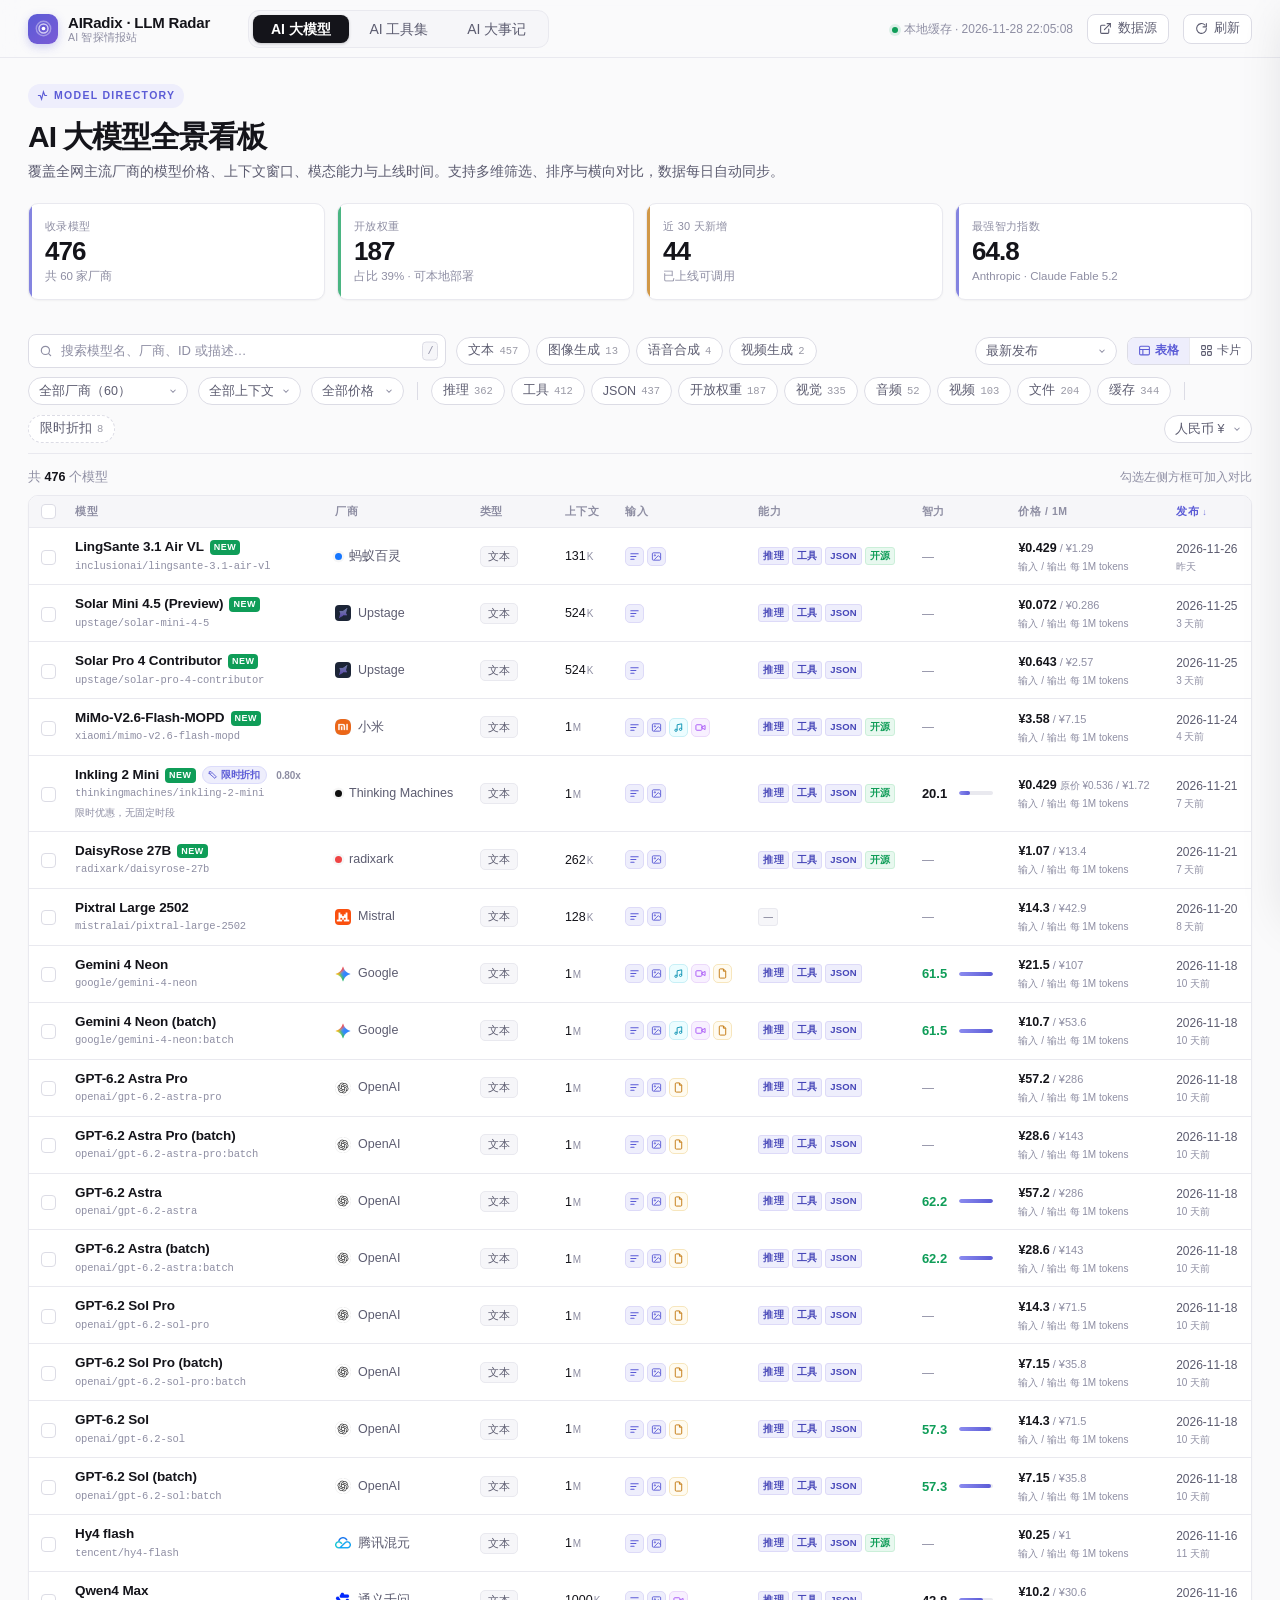
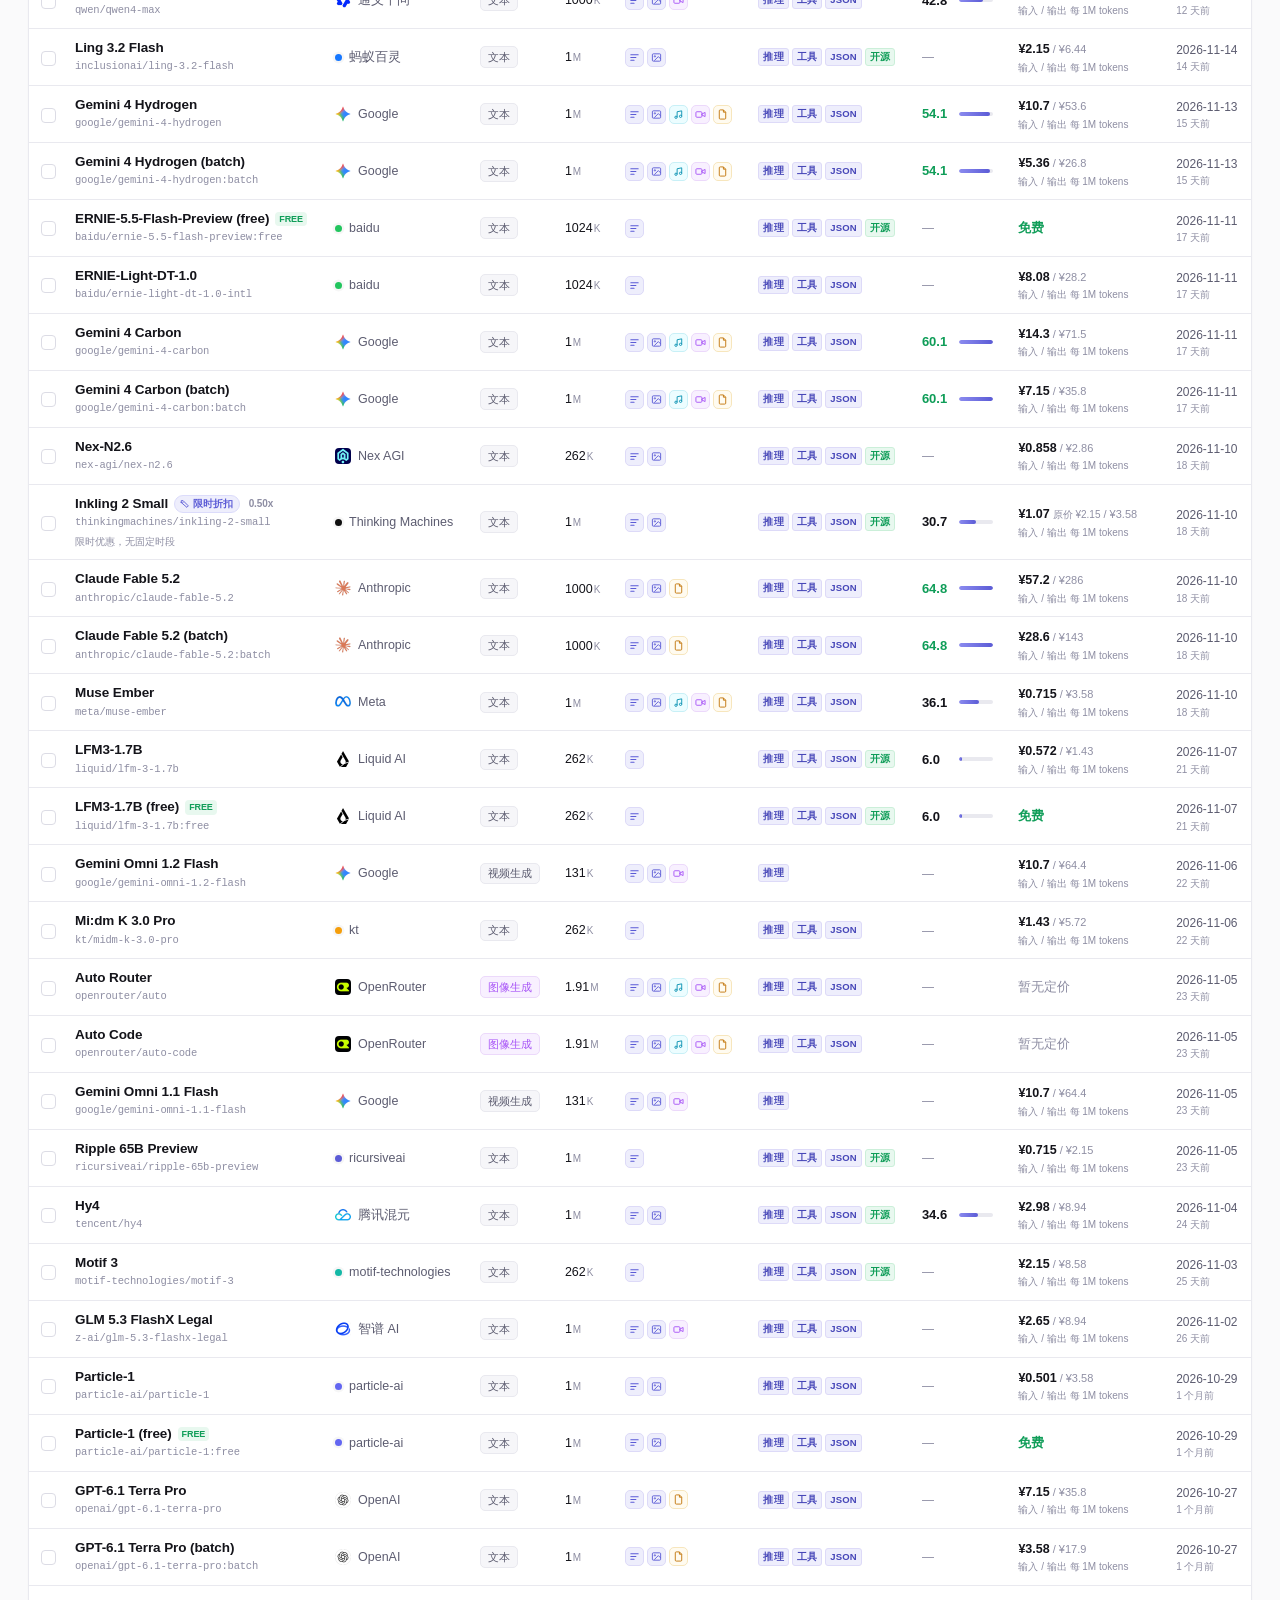
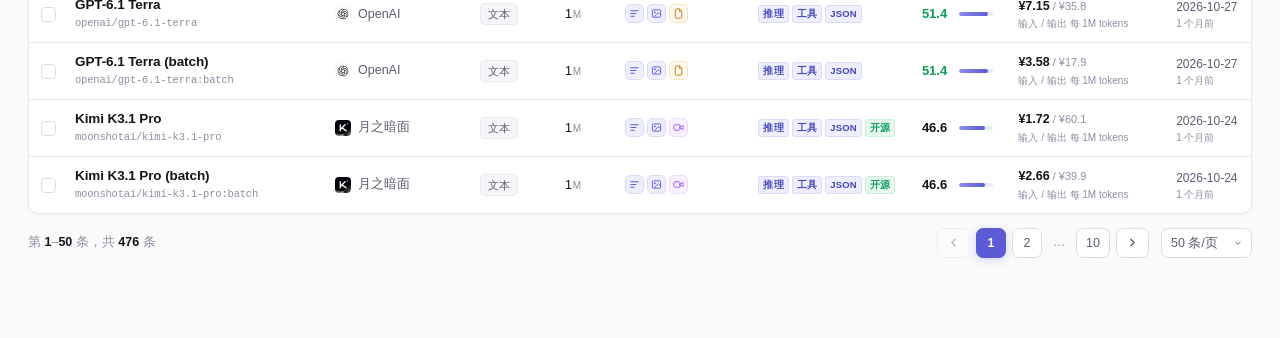
<file: index.html>
<!DOCTYPE html>
<html lang="zh-CN">
<head>
<meta charset="utf-8">
<meta name="viewport" content="width=device-width, initial-scale=1">
<title>AIRadix · LLM Radar - AI 智探情报站</title>
<meta name="description" content="全网大模型价格、能力、上下文与上线时间全景，支持筛选、排序与横向对比。">
<link rel="stylesheet" href="style.css">
<link rel="icon" href="data:image/svg+xml,<svg xmlns='http://www.w3.org/2000/svg' viewBox='0 0 32 32'><rect width='32' height='32' rx='8' fill='%235b5bd6'/><circle cx='16' cy='16' r='3' fill='white'/><circle cx='16' cy='16' r='8' fill='none' stroke='white' stroke-opacity='.55' stroke-width='1.6'/><circle cx='16' cy='16' r='13' fill='none' stroke='white' stroke-opacity='.28' stroke-width='1.4'/></svg>">
</head>
<body>

<!-- ============ 顶栏 ============ -->
<header class="topbar">
  <div class="brand">
    <div class="brand-mark">
      <svg viewBox="0 0 24 24" fill="none" stroke="#fff" stroke-width="2" stroke-linecap="round">
        <circle cx="12" cy="12" r="2.6" fill="#fff" stroke="none"/>
        <circle cx="12" cy="12" r="6.4" opacity=".7"/>
        <circle cx="12" cy="12" r="10.2" opacity=".38"/>
      </svg>
    </div>
    <div class="brand-text">
      <span class="brand-title">AIRadix · LLM Radar</span>
      <span class="brand-sub">AI 智探情报站</span>
    </div>
  </div>

  <nav class="page-nav">
    <a href="./index.html" class="on">AI 大模型</a>
    <a href="./tools.html">AI 工具集</a>
    <a href="./daily.html">AI 大事记</a>
  </nav>

  <div class="topbar-spacer"></div>

  <div class="topbar-meta">
    <span id="updatedAt"><span class="dot-live"></span>加载中…</span>
    <a class="btn-ghost" id="sourceLink" href="https://openrouter.ai/models" target="_blank" rel="noopener">
      <svg viewBox="0 0 24 24" fill="none" stroke="currentColor" stroke-width="2" stroke-linecap="round"><path d="M18 13v6a2 2 0 0 1-2 2H5a2 2 0 0 1-2-2V8a2 2 0 0 1 2-2h6"/><path d="M15 3h6v6"/><path d="M10 14 21 3"/></svg>
      数据源
    </a>
    <button class="btn-ghost" id="reloadBtn" title="重新拉取本地数据（需先跑抓取脚本）">
      <svg viewBox="0 0 24 24" fill="none" stroke="currentColor" stroke-width="2" stroke-linecap="round"><path d="M21 12a9 9 0 1 1-2.6-6.4"/><path d="M21 3v6h-6"/></svg>
      刷新
    </button>
  </div>
</header>

<div class="shell">

  <!-- ============ Hero ============ -->
  <section class="hero">
    <div class="hero-eyebrow">
      <svg width="11" height="11" viewBox="0 0 24 24" fill="none" stroke="currentColor" stroke-width="2.5" stroke-linecap="round"><path d="M3 12h4l3 8 4-16 3 8h4"/></svg>
      Model Directory
    </div>
    <h1>AI 大模型全景看板</h1>
    <p>覆盖全网主流厂商的模型价格、上下文窗口、模态能力与上线时间。支持多维筛选、排序与横向对比，数据每日自动同步。</p>

    <div class="stats">
      <div class="stat">
        <div class="stat-label">收录模型</div>
        <div class="stat-value" id="statTotal">—</div>
        <div class="stat-foot" id="statTotalFoot">共 <span data-live="vendors">—</span> 家厂商</div>
      </div>
      <div class="stat accent-green">
        <div class="stat-label">开放权重</div>
        <div class="stat-value" id="statOpen">—</div>
        <div class="stat-foot" id="statOpenFoot">可本地部署</div>
      </div>
      <div class="stat accent-amber">
        <div class="stat-label">近 30 天新增</div>
        <div class="stat-value" id="statNew">—</div>
        <div class="stat-foot">已上线可调用</div>
      </div>
      <div class="stat">
        <div class="stat-label">最强智力指数</div>
        <div class="stat-value" id="statIq">—</div>
        <div class="stat-foot" id="statIqFoot">Artificial Analysis</div>
      </div>
    </div>
  </section>

  <!-- ============ 工具条 ============ -->
  <div class="toolbar">
    <div class="toolbar-row">
      <div class="search-wrap">
        <svg viewBox="0 0 24 24" fill="none" stroke="currentColor" stroke-width="2" stroke-linecap="round"><circle cx="11" cy="11" r="7"/><path d="m20 20-3.5-3.5"/></svg>
        <input id="search" type="search" placeholder="搜索模型名、厂商、ID 或描述…" autocomplete="off" spellcheck="false">
        <span class="kbd-hint">/</span>
      </div>

      <div class="chips" id="typeChips"></div>

      <div class="spacer"></div>

      <select class="select" id="sortSelect" title="排序方式">
        <option value="newest">最新发布</option>
        <option value="iq">智力指数从高到低</option>
        <option value="price-asc">价格从低到高</option>
        <option value="price-desc">价格从高到低</option>
        <option value="discount">折扣力度</option>
        <option value="context">上下文从大到小</option>
        <option value="name">名称 A→Z</option>
      </select>

      <div class="seg" id="viewSeg">
        <button data-view="table" class="on" title="表格视图">
          <svg viewBox="0 0 24 24" fill="none" stroke="currentColor" stroke-width="2"><rect x="3" y="4" width="18" height="16" rx="2"/><path d="M3 10h18M9 10v10"/></svg>
          表格
        </button>
        <button data-view="card" title="卡片视图">
          <svg viewBox="0 0 24 24" fill="none" stroke="currentColor" stroke-width="2"><rect x="3" y="3" width="7" height="7" rx="1.5"/><rect x="14" y="3" width="7" height="7" rx="1.5"/><rect x="3" y="14" width="7" height="7" rx="1.5"/><rect x="14" y="14" width="7" height="7" rx="1.5"/></svg>
          卡片
        </button>
      </div>
    </div>

    <div class="toolbar-row">
      <select class="select" id="vendorSelect" title="按厂商筛选"></select>
      <select class="select" id="ctxSelect" title="按上下文窗口筛选">
        <option value="">全部上下文</option>
        <option value="32768">≥ 32K</option>
        <option value="131072">≥ 128K</option>
        <option value="262144">≥ 256K</option>
        <option value="1048576">≥ 1M</option>
      </select>
      <select class="select" id="priceSelect" title="按输入价格筛选">
        <option value="">全部价格</option>
        <option value="free">免费</option>
        <option value="0-1">输入 &lt; ¥1</option>
        <option value="1-5">¥1 – ¥5</option>
        <option value="5-20">¥5 – ¥20</option>
        <option value="20-">¥20 以上</option>
      </select>

      <div class="chip-sep"></div>

      <div class="chips" id="capChips"></div>

      <div class="chip-sep"></div>

      <div class="chips" id="discChips"></div>

      <div class="spacer"></div>

      <select class="select" id="currencySelect" title="价格币种">
        <option value="CNY">人民币 ¥</option>
        <option value="USD">美元 $</option>
      </select>
    </div>

    <div class="active-filters" id="activeFilters"></div>
  </div>

  <!-- ============ 结果栏 ============ -->
  <div class="result-bar">
    <span class="result-count" id="resultCount">加载中…</span>
    <span class="spacer"></span>
    <span id="compareHint" style="font-size:11.5px;color:var(--text-3)">勾选左侧方框可加入对比</span>
  </div>

  <!-- ============ 内容 ============ -->
  <div class="table-wrap" id="tableWrap">
    <div class="table-scroll">
      <table class="models">
        <thead>
          <tr>
            <th class="col-check"><input type="checkbox" id="checkAll" title="全选当前结果"></th>
            <th class="col-model sortable" data-sort="name">模型</th>
            <th class="sortable" data-sort="vendor">厂商</th>
            <th class="hide-xs">类型</th>
            <th class="sortable hide-sm" data-sort="context">上下文</th>
            <th class="hide-md">最大输出</th>
            <th class="hide-sm">输入</th>
            <th class="hide-md">输出</th>
            <th class="hide-sm">能力</th>
            <th class="sortable" data-sort="iq">智力</th>
            <th class="sortable" data-sort="price-asc">价格 / 1M</th>
            <th class="sortable hide-xs" data-sort="newest">发布</th>
          </tr>
        </thead>
        <tbody id="tbody">
          <tr><td colspan="12" style="padding:0"><div class="skeleton-row"><div class="sk" style="width:30%"></div><div class="sk" style="width:12%"></div><div class="sk" style="width:8%"></div><div class="sk" style="width:14%"></div><div class="sk" style="width:10%"></div></div></div></td></tr>
          <tr><td colspan="12" style="padding:0"><div class="skeleton-row"><div class="sk" style="width:26%"></div><div class="sk" style="width:14%"></div><div class="sk" style="width:10%"></div><div class="sk" style="width:16%"></div><div class="sk" style="width:8%"></div></div></div></td></tr>
          <tr><td colspan="12" style="padding:0"><div class="skeleton-row"><div class="sk" style="width:34%"></div><div class="sk" style="width:10%"></div><div class="sk" style="width:12%"></div><div class="sk" style="width:12%"></div><div class="sk" style="width:10%"></div></div></div></td></tr>
          <tr><td colspan="12" style="padding:0"><div class="skeleton-row"><div class="sk" style="width:28%"></div><div class="sk" style="width:13%"></div><div class="sk" style="width:9%"></div><div class="sk" style="width:15%"></div><div class="sk" style="width:11%"></div></div></div></td></tr>
          <tr><td colspan="12" style="padding:0"><div class="skeleton-row"><div class="sk" style="width:31%"></div><div class="sk" style="width:11%"></div><div class="sk" style="width:11%"></div><div class="sk" style="width:13%"></div><div class="sk" style="width:9%"></div></div></div></td></tr>
        </tbody>
      </table>
    </div>
  </div>

  <div class="cards" id="cardView" style="display:none"></div>

  <div class="pager" id="pager"></div>

  <div id="emptyState"></div>
</div>

<!-- ============ 详情抽屉 ============ -->
<div class="overlay" id="overlay"></div>
<aside class="drawer" id="drawer" aria-hidden="true">
  <div class="drawer-head" id="drawerHead"></div>
  <div class="drawer-body" id="drawerBody"></div>
  <div class="drawer-foot" id="drawerFoot"></div>
</aside>

<!-- ============ 对比栏 ============ -->
<div class="compare-bar" id="compareBar">
  <div class="compare-info">
    <span id="compareText">已选 0 个</span>
    <div class="compare-thumbs" id="compareThumbs"></div>
  </div>
  <div class="compare-actions">
    <button class="btn-text-light" id="clearCompare">清空</button>
    <button class="btn-primary" id="openCompare">开始对比</button>
  </div>
</div>

<!-- ============ 对比弹窗 ============ -->
<div class="modal" id="compareModal">
  <div class="modal-panel">
    <div class="modal-head">
      <h2>模型对比</h2>
      <span class="spacer" style="flex:1"></span>
      <button class="drawer-close" style="position:static" id="closeCompare">
        <svg viewBox="0 0 24 24" fill="none" stroke="currentColor" stroke-width="2" stroke-linecap="round"><path d="M18 6 6 18M6 6l12 12"/></svg>
      </button>
    </div>
    <div class="modal-body" id="compareBody"></div>
  </div>
</div>

<div class="toast-wrap" id="toastWrap"></div>

<script src="app.js"></script>
</body>
</html>
</file>
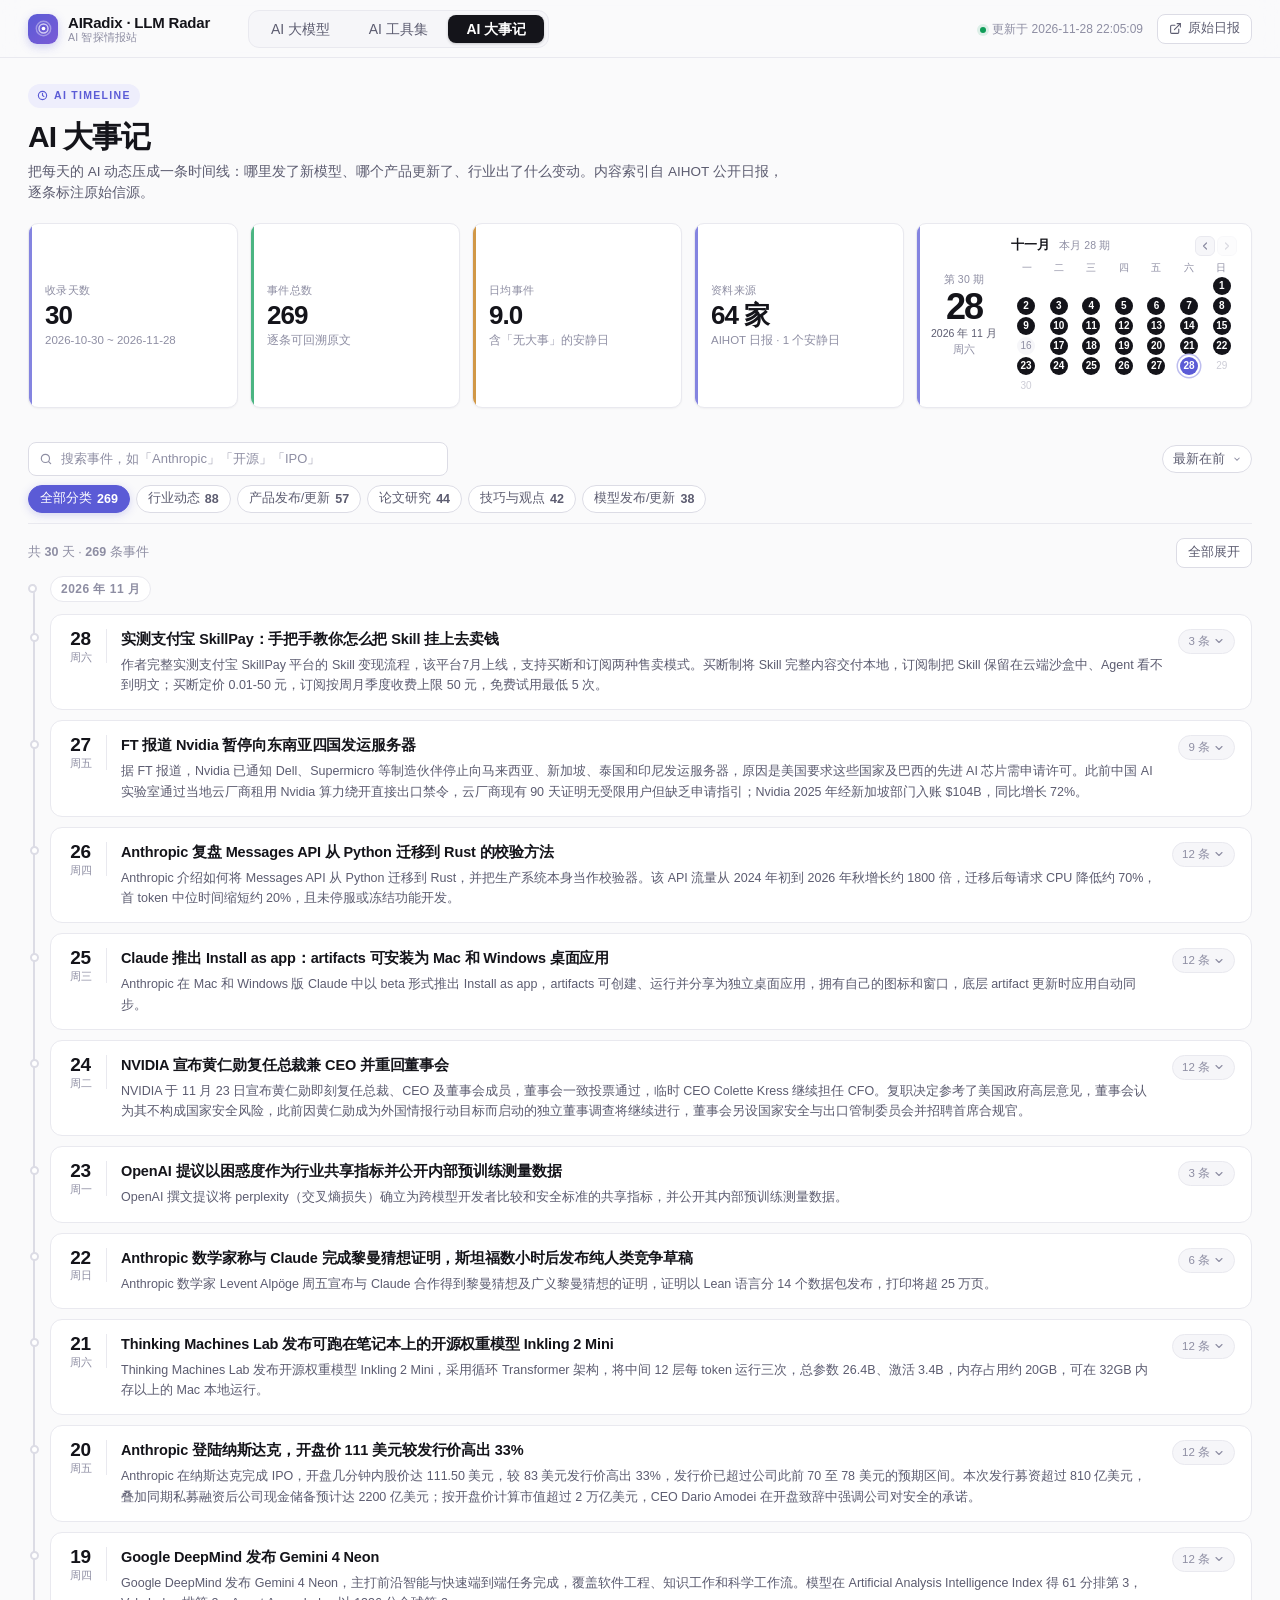
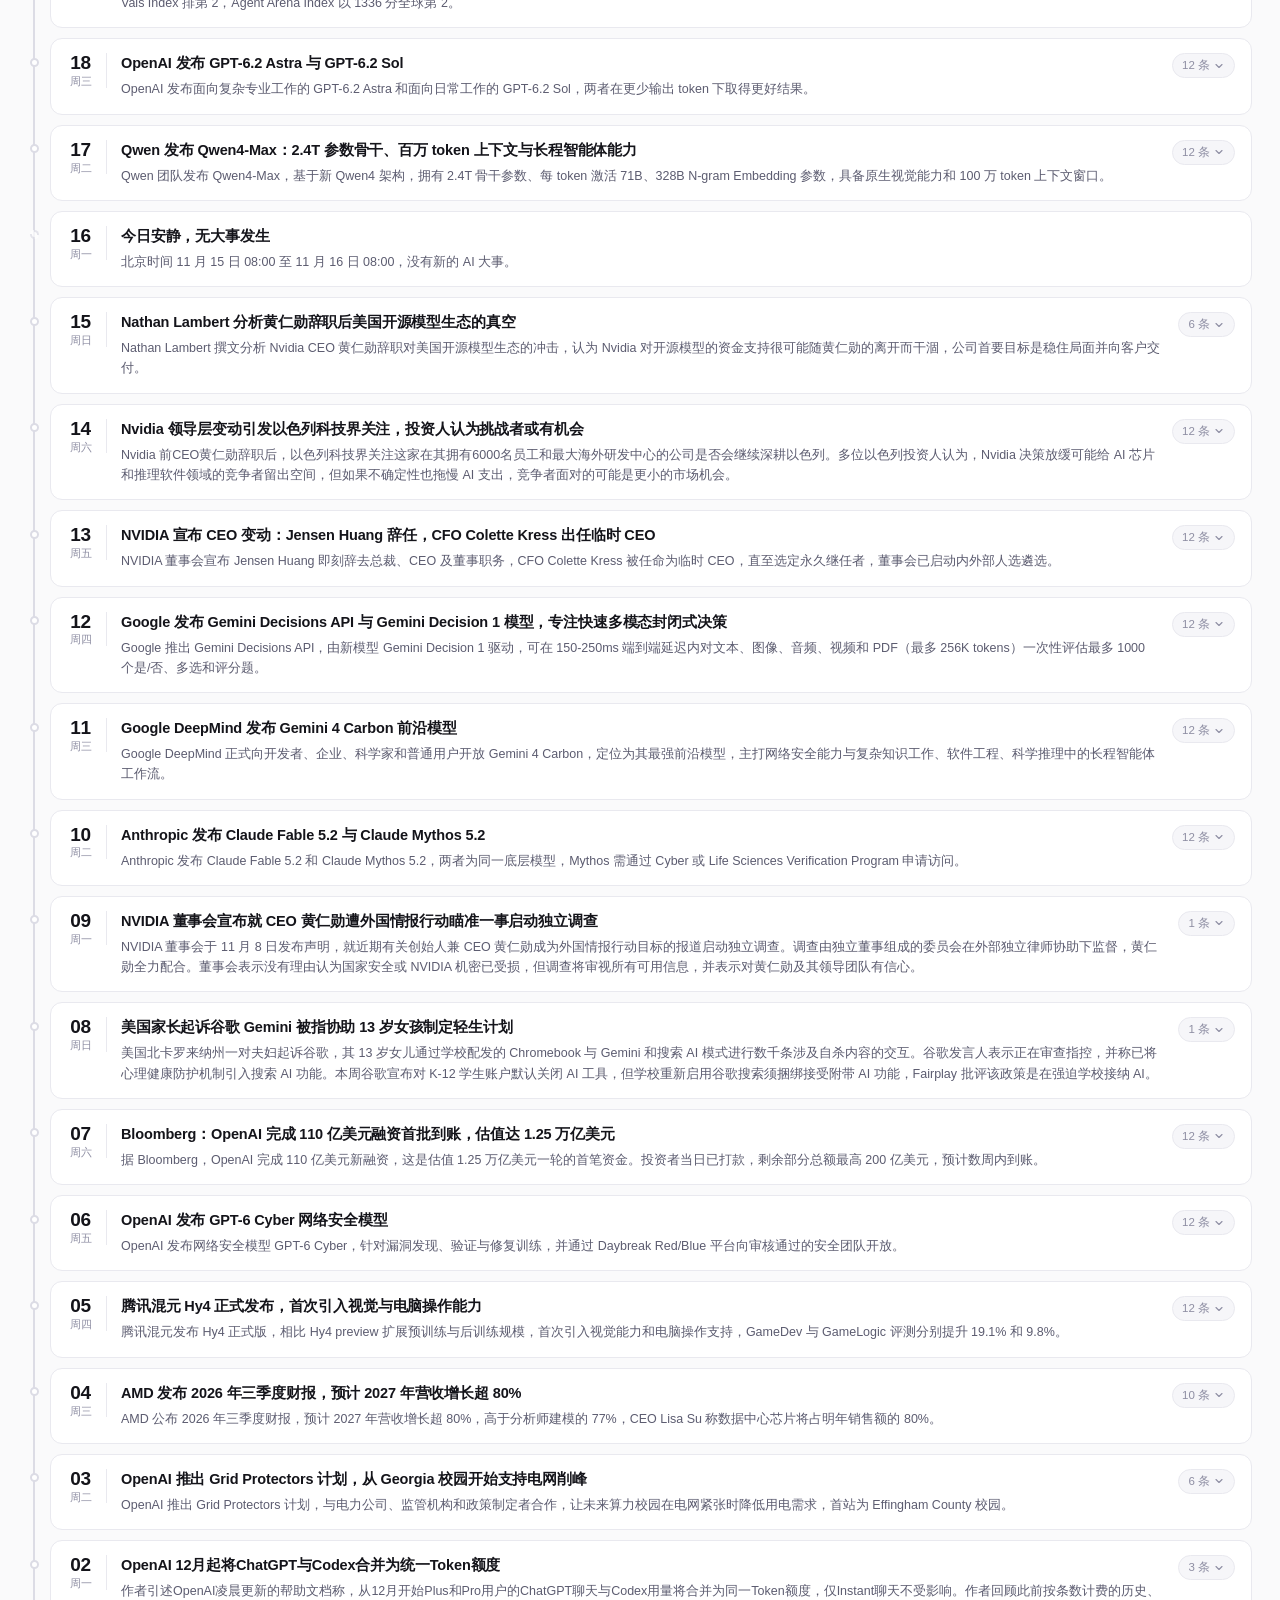
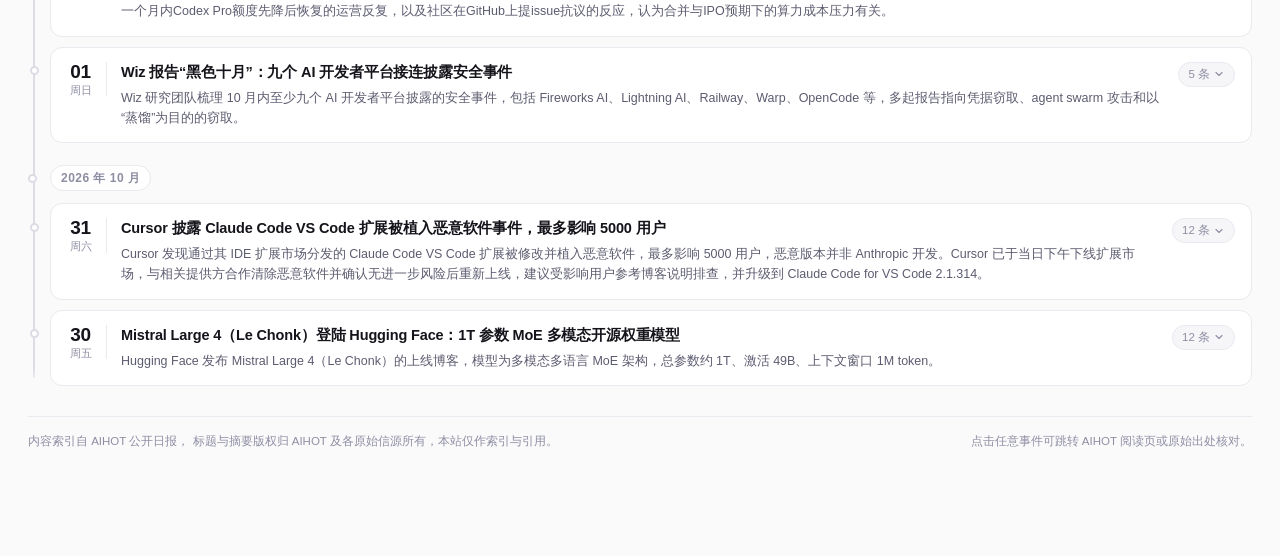
<file: daily.html>
<!DOCTYPE html>
<html lang="zh-CN">
<head>
<meta charset="utf-8">
<meta name="viewport" content="width=device-width, initial-scale=1">
<title>AIRadix · LLM Radar - AI 大事记</title>
<meta name="description" content="按日期回溯 AI 圈发生了什么：模型发布、产品更新、行业动态、论文研究。内容索引自 AIHOT 公开日报，每条均标注来源与原文。">
<link rel="stylesheet" href="style.css">
<link rel="icon" href="data:image/svg+xml,<svg xmlns='http://www.w3.org/2000/svg' viewBox='0 0 32 32'><rect width='32' height='32' rx='8' fill='%235b5bd6'/><circle cx='16' cy='16' r='3' fill='white'/><circle cx='16' cy='16' r='8' fill='none' stroke='white' stroke-opacity='.55' stroke-width='1.6'/><circle cx='16' cy='16' r='13' fill='none' stroke='white' stroke-opacity='.28' stroke-width='1.4'/></svg>">
</head>
<body class="page-daily">

<header class="topbar">
  <div class="brand">
    <div class="brand-mark">
      <svg viewBox="0 0 24 24" fill="none" stroke="#fff" stroke-width="2" stroke-linecap="round">
        <circle cx="12" cy="12" r="2.6" fill="#fff" stroke="none"/>
        <circle cx="12" cy="12" r="6.4" opacity=".7"/>
        <circle cx="12" cy="12" r="10.2" opacity=".38"/>
      </svg>
    </div>
    <div class="brand-text">
      <span class="brand-title">AIRadix · LLM Radar</span>
      <span class="brand-sub">AI 智探情报站</span>
    </div>
  </div>

  <nav class="page-nav">
    <a href="./index.html">AI 大模型</a>
    <a href="./tools.html">AI 工具集</a>
    <a href="./daily.html" class="on">AI 大事记</a>
  </nav>

  <div class="topbar-spacer"></div>

  <div class="topbar-meta">
    <span id="updatedAt"><span class="dot-live"></span>加载中…</span>
    <a class="btn-ghost" href="https://aihot.news/daily" target="_blank" rel="noopener">
      <svg viewBox="0 0 24 24" fill="none" stroke="currentColor" stroke-width="2" stroke-linecap="round" stroke-linejoin="round"><path d="M18 13v6a2 2 0 0 1-2 2H5a2 2 0 0 1-2-2V8a2 2 0 0 1 2-2h6"/><path d="M15 3h6v6"/><path d="M10 14 21 3"/></svg>
      原始日报
    </a>
  </div>
</header>

<div class="shell">

  <section class="hero">
    <div class="hero-eyebrow">
      <svg width="11" height="11" viewBox="0 0 24 24" fill="none" stroke="currentColor" stroke-width="2.5" stroke-linecap="round"><circle cx="12" cy="12" r="9"/><path d="M12 7v5l3 2"/></svg>
      AI Timeline
    </div>
    <h1>AI 大事记</h1>
    <p>把每天的 AI 动态压成一条时间线：哪里发了新模型、哪个产品更新了、行业出了什么变动。内容索引自 AIHOT 公开日报，逐条标注原始信源。</p>

    <div class="stats">
      <div class="stat">
        <div class="stat-label">收录天数</div>
        <div class="stat-value" id="statDays">—</div>
        <div class="stat-foot" id="statRange">按日归档</div>
      </div>
      <div class="stat accent-green">
        <div class="stat-label">事件总数</div>
        <div class="stat-value" id="statEvents">—</div>
        <div class="stat-foot">逐条可回溯原文</div>
      </div>
      <div class="stat accent-amber">
        <div class="stat-label">日均事件</div>
        <div class="stat-value" id="statAvg">—</div>
        <div class="stat-foot">含「无大事」的安静日</div>
      </div>
      <div class="stat">
        <div class="stat-label">资料来源</div>
        <div class="stat-value" id="statSrc">—</div>
        <div class="stat-foot">AIHOT 公开日报</div>
      </div>

      <!-- 日历：左半是当前聚焦日（未筛选时显示最新一期），右半是当月点阵，
           点某天即筛选并滚动定位到当天，再点一次取消 -->
      <div class="stat stat-cal">
        <div class="cal-focus">
          <div class="cal-issue" id="calIssue">第 — 期</div>
          <div class="cal-big" id="calBig">—</div>
          <div class="cal-ym" id="calYm">—</div>
          <div class="cal-week" id="calWeek">—</div>
        </div>
        <div class="cal-board">
          <div class="cal-head">
            <span class="cal-month" id="calMonth">—</span>
            <span class="cal-count" id="calCount"></span>
            <span class="cal-nav">
              <button class="cal-navbtn" id="calPrev" type="button" aria-label="上个月">
                <svg viewBox="0 0 24 24" fill="none" stroke="currentColor" stroke-width="2.4" stroke-linecap="round" stroke-linejoin="round"><path d="m15 18-6-6 6-6"/></svg>
              </button>
              <button class="cal-navbtn" id="calNext" type="button" aria-label="下个月">
                <svg viewBox="0 0 24 24" fill="none" stroke="currentColor" stroke-width="2.4" stroke-linecap="round" stroke-linejoin="round"><path d="m9 18 6-6-6-6"/></svg>
              </button>
            </span>
          </div>
          <div class="cal-dow"><span>一</span><span>二</span><span>三</span><span>四</span><span>五</span><span>六</span><span>日</span></div>
          <div class="cal-grid" id="calGrid"></div>
        </div>
      </div>
    </div>
  </section>

  <div class="toolbar">
    <div class="toolbar-row">
      <div class="search-wrap">
        <svg viewBox="0 0 24 24" fill="none" stroke="currentColor" stroke-width="2" stroke-linecap="round"><circle cx="11" cy="11" r="7"/><path d="m20 20-3.5-3.5"/></svg>
        <input id="search" type="search" placeholder="搜索事件，如「Anthropic」「开源」「IPO」" autocomplete="off" spellcheck="false">
      </div>
      <div class="spacer"></div>
      <select class="select" id="sortSelect" title="排序方式">
        <option value="date-desc">最新在前</option>
        <option value="date-asc">最早在前</option>
        <option value="count-desc">事件最多</option>
      </select>
    </div>
    <div class="toolbar-row">
      <div class="chips" id="catChips"></div>
    </div>
  </div>

  <div class="result-bar">
    <span class="result-count" id="resultCount">加载中…</span>
    <button class="date-focus" id="dateFocus" type="button" hidden></button>
    <span class="spacer"></span>
    <button class="btn-ghost" id="toggleAll">全部展开</button>
  </div>

  <div id="timeline" class="timeline"></div>
  <div id="emptyState"></div>

  <footer class="site-foot">
    <span>
      内容索引自 <a href="https://aihot.news/daily" target="_blank" rel="noopener">AIHOT</a> 公开日报，
      标题与摘要版权归 AIHOT 及各原始信源所有，本站仅作索引与引用。
    </span>
    <span>点击任意事件可跳转 AIHOT 阅读页或原始出处核对。</span>
  </footer>
</div>

<script src="daily.js"></script>
</body>
</html>
</file>
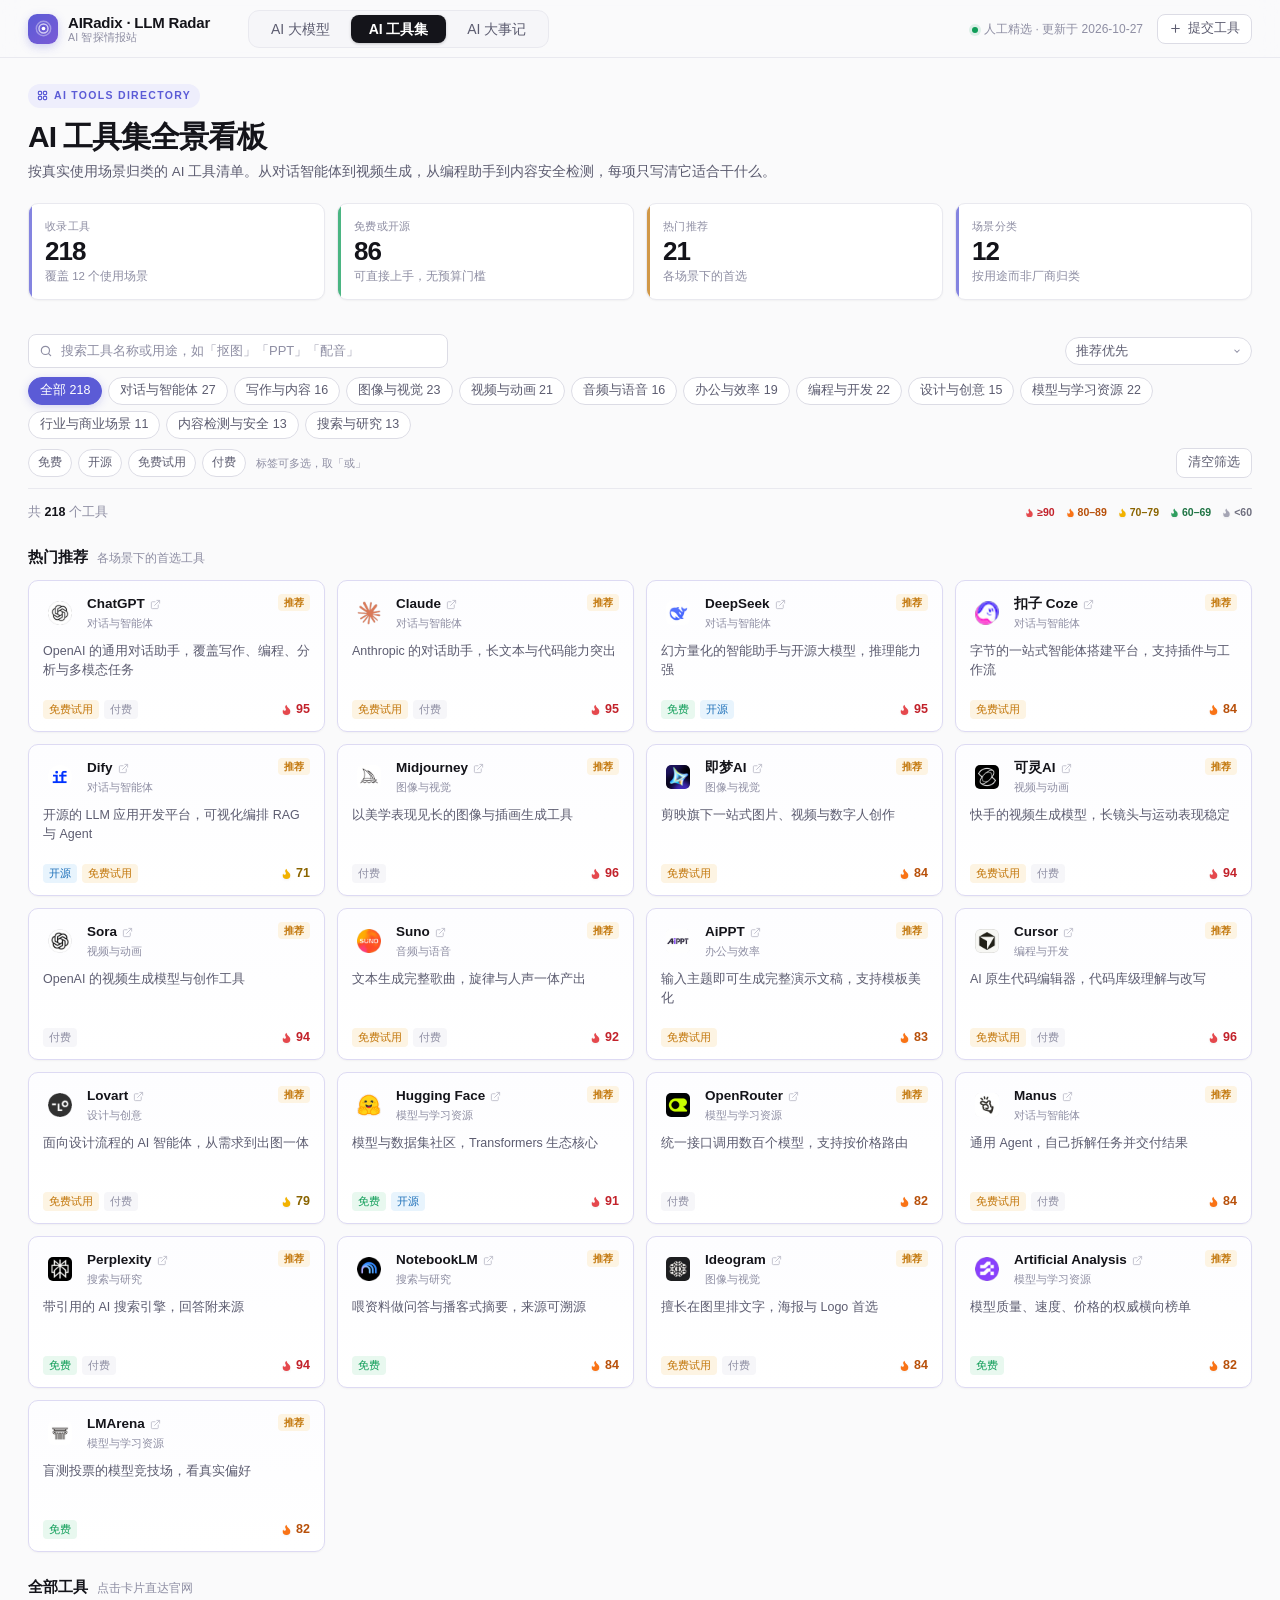
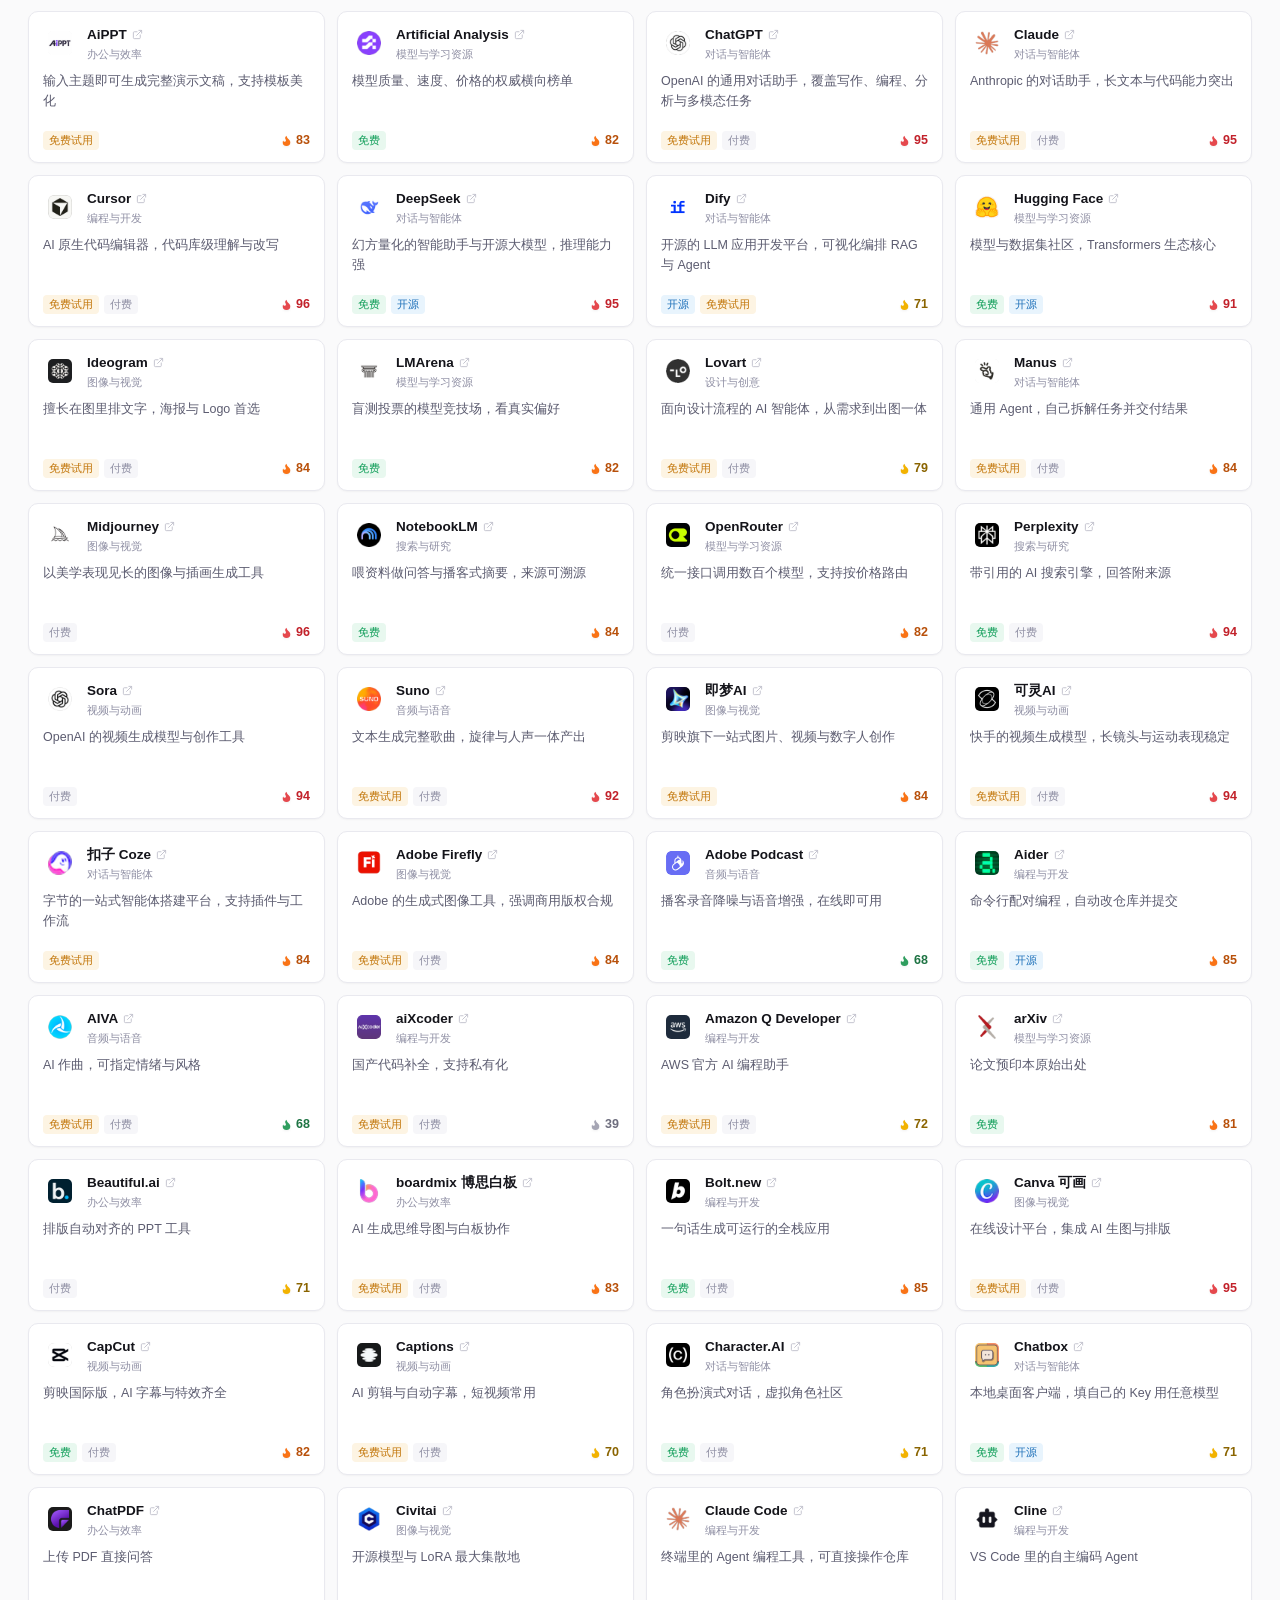
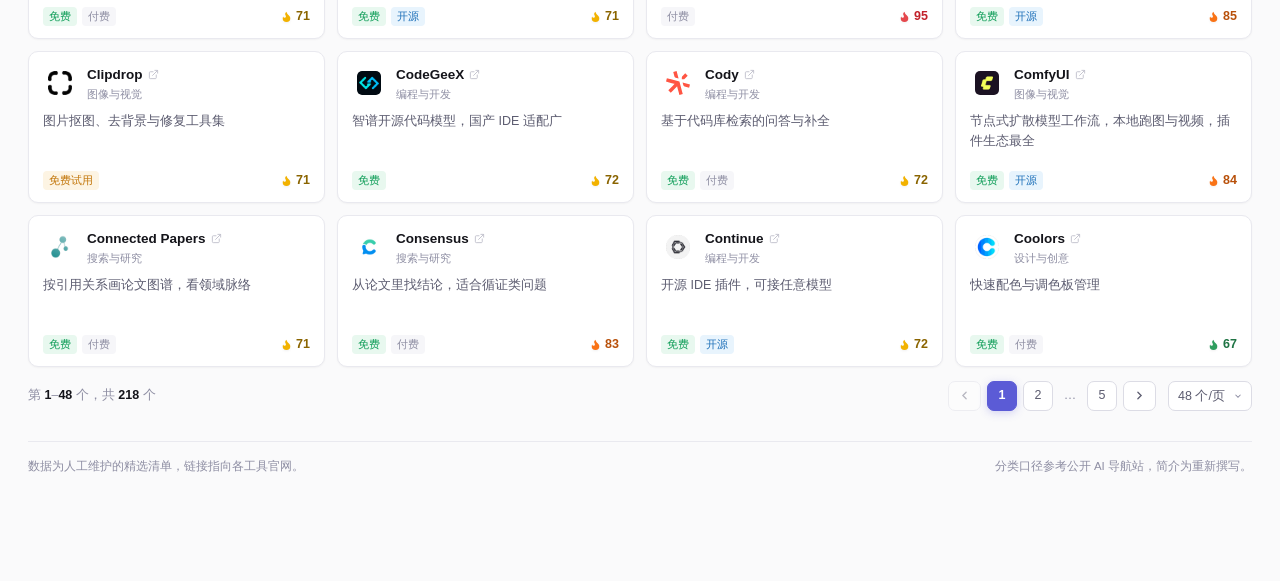
<file: tools.html>
<!DOCTYPE html>
<html lang="zh-CN">
<head>
<meta charset="utf-8">
<meta name="viewport" content="width=device-width, initial-scale=1">
<title>AIRadix · LLM Radar - AI 智探情报站</title>
<meta name="description" content="按场景分类的 AI 工具集：对话智能体、搜索研究、写作、图像、视频、音频、办公、编程、设计、模型资源、商业与内容安全，共 218 款。">
<link rel="stylesheet" href="style.css">
<link rel="icon" href="data:image/svg+xml,<svg xmlns='http://www.w3.org/2000/svg' viewBox='0 0 32 32'><rect width='32' height='32' rx='8' fill='%235b5bd6'/><circle cx='16' cy='16' r='3' fill='white'/><circle cx='16' cy='16' r='8' fill='none' stroke='white' stroke-opacity='.55' stroke-width='1.6'/><circle cx='16' cy='16' r='13' fill='none' stroke='white' stroke-opacity='.28' stroke-width='1.4'/></svg>">
</head>
<body class="page-tools">

<header class="topbar">
  <div class="brand">
    <div class="brand-mark">
      <svg viewBox="0 0 24 24" fill="none" stroke="#fff" stroke-width="2" stroke-linecap="round">
        <circle cx="12" cy="12" r="2.6" fill="#fff" stroke="none"/>
        <circle cx="12" cy="12" r="6.4" opacity=".7"/>
        <circle cx="12" cy="12" r="10.2" opacity=".38"/>
      </svg>
    </div>
    <div class="brand-text">
      <span class="brand-title">AIRadix · LLM Radar</span>
      <span class="brand-sub">AI 智探情报站</span>
    </div>
  </div>

  <nav class="page-nav">
    <a href="./index.html">AI 大模型</a>
    <a href="./tools.html" class="on">AI 工具集</a>
    <a href="./daily.html">AI 大事记</a>
  </nav>

  <div class="topbar-spacer"></div>

  <div class="topbar-meta">
    <span id="updatedAt"><span class="dot-live"></span>加载中…</span>
    <a class="btn-ghost" href="https://github.com/rayassassin/ai-radix/issues/new" target="_blank" rel="noopener">
      <svg viewBox="0 0 24 24" fill="none" stroke="currentColor" stroke-width="2" stroke-linecap="round" stroke-linejoin="round"><path d="M12 5v14M5 12h14"/></svg>
      提交工具
    </a>
  </div>
</header>

<div class="shell">

  <section class="hero">
    <div class="hero-eyebrow">
      <svg width="11" height="11" viewBox="0 0 24 24" fill="none" stroke="currentColor" stroke-width="2.5" stroke-linecap="round"><rect x="3" y="3" width="7" height="7" rx="2"/><rect x="14" y="3" width="7" height="7" rx="2"/><rect x="3" y="14" width="7" height="7" rx="2"/><rect x="14" y="14" width="7" height="7" rx="2"/></svg>
      AI Tools Directory
    </div>
    <h1>AI 工具集全景看板</h1>
    <p>按真实使用场景归类的 AI 工具清单。从对话智能体到视频生成，从编程助手到内容安全检测，每项只写清它适合干什么。</p>

    <div class="stats">
      <div class="stat">
        <div class="stat-label">收录工具</div>
        <div class="stat-value" id="statTotal">—</div>
        <div class="stat-foot" id="statTotalFoot">覆盖主流 AI 应用</div>
      </div>
      <div class="stat accent-green">
        <div class="stat-label">免费或开源</div>
        <div class="stat-value" id="statFree">—</div>
        <div class="stat-foot">可直接上手，无预算门槛</div>
      </div>
      <div class="stat accent-amber">
        <div class="stat-label">热门推荐</div>
        <div class="stat-value" id="statHot">—</div>
        <div class="stat-foot">各场景下的首选</div>
      </div>
      <div class="stat">
        <div class="stat-label">场景分类</div>
        <div class="stat-value" id="statCat">—</div>
        <div class="stat-foot">按用途而非厂商归类</div>
      </div>
    </div>
  </section>

  <!-- ============ 工具条 ============ -->
  <div class="toolbar">
    <div class="toolbar-row">
      <div class="search-wrap">
        <svg viewBox="0 0 24 24" fill="none" stroke="currentColor" stroke-width="2" stroke-linecap="round"><circle cx="11" cy="11" r="7"/><path d="m20 20-3.5-3.5"/></svg>
        <input id="search" type="search" placeholder="搜索工具名称或用途，如「抠图」「PPT」「配音」" autocomplete="off" spellcheck="false">
      </div>
      <div class="spacer"></div>
      <select class="select" id="sortSelect" title="排序方式">
        <option value="hot">推荐优先</option>
        <option value="pop">流行度优先</option>
        <option value="name">名称 A→Z（中文按拼音）</option>
        <option value="cat">按分类</option>
      </select>
    </div>
    <div class="toolbar-row">
      <div class="chips" id="catChips"></div>
    </div>
    <div class="toolbar-row">
      <div class="chips" id="tagChips"></div>
      <div class="spacer"></div>
      <button class="btn-ghost" id="clearFilters">清空筛选</button>
    </div>
    <div class="active-filters" id="activeFilters"></div>
  </div>

  <div class="result-bar">
    <span class="result-count" id="resultCount">加载中…</span>
    <span class="spacer"></span>
    <div class="pop-legend" id="popLegend" title="评分越高火焰越红；悬停卡片可看四维明细"></div>
  </div>

  <section id="hotSection" class="hot-section">
    <div class="section-head">
      <h2>热门推荐</h2>
      <span>各场景下的首选工具</span>
    </div>
    <div class="tool-grid" id="hotGrid"></div>
  </section>

  <section>
    <div class="section-head" id="allHead">
      <h2>全部工具</h2>
      <span id="allHeadNote">点击卡片直达官网</span>
    </div>
    <div class="tool-grid" id="toolGrid"></div>
    <div class="pager" id="pager"></div>
    <div id="emptyState"></div>
  </section>

  <footer class="site-foot">
    <span>数据为人工维护的精选清单，链接指向各工具官网。</span>
    <span>分类口径参考公开 AI 导航站，简介为重新撰写。</span>
  </footer>
</div>

<script src="tools.js"></script>
</body>
</html>
</file>
<file: style.css>
/* ============================================================
   AIRadix · LLM Radar — 大模型全景看板
   设计基调：浅色、高信息密度、克制。表格优先，拒绝花架子。
   ============================================================ */

:root {
  --bg: #fafafb;
  --panel: #ffffff;
  --panel-2: #f6f6f9;
  --line: #e9e9ef;
  --line-strong: #dcdce5;
  --text: #14141a;
  --text-2: #5c5c70;
  --text-3: #8e8ea3;
  --brand: #5b5bd6;
  --brand-2: #7a5bd6;
  --brand-soft: #eeeefc;
  --green: #0f9d58;
  --green-soft: #e8f8ef;
  --amber: #c2760a;
  --amber-soft: #fdf4e3;
  --red: #d63b3b;
  --red-soft: #fdeceb;
  --radius: 10px;
  --radius-sm: 7px;
  --shadow-sm: 0 1px 2px rgba(20, 20, 26, .04);
  --shadow-md: 0 4px 16px rgba(20, 20, 26, .07);
  --shadow-lg: 0 18px 48px rgba(20, 20, 26, .14);
  --mono: ui-monospace, "SF Mono", SFMono-Regular, Menlo, Consolas, monospace;
  --sans: -apple-system, BlinkMacSystemFont, "SF Pro SC", "PingFang SC",
          "HarmonyOS Sans SC", "Microsoft YaHei", sans-serif;
}

* { box-sizing: border-box; }

html, body {
  margin: 0;
  padding: 0;
  background: var(--bg);
  color: var(--text);
  font-family: var(--sans);
  font-size: 14px;
  line-height: 1.5;
  -webkit-font-smoothing: antialiased;
  text-rendering: optimizeLegibility;
}

body.locked { overflow: hidden; }

a { color: inherit; text-decoration: none; }
button { font-family: inherit; cursor: pointer; }

::selection { background: #d9d9fb; }

/* 滚动条收窄，别抢戏 */
::-webkit-scrollbar { width: 10px; height: 10px; }
::-webkit-scrollbar-thumb {
  background: #d6d6e0;
  border-radius: 8px;
  border: 3px solid transparent;
  background-clip: content-box;
}
::-webkit-scrollbar-thumb:hover { background: #b9b9c8; background-clip: content-box; }
::-webkit-scrollbar-track { background: transparent; }

/* ---------------- 顶栏 ---------------- */

.topbar {
  position: sticky;
  top: 0;
  z-index: 60;
  display: flex;
  align-items: center;
  gap: 16px;
  height: 58px;
  padding: 0 28px;
  background: rgba(250, 250, 251, .84);
  backdrop-filter: saturate(180%) blur(14px);
  -webkit-backdrop-filter: saturate(180%) blur(14px);
  border-bottom: 1px solid var(--line);
}

.brand { display: flex; align-items: center; gap: 10px; flex: 0 0 auto; }

.brand-mark {
  width: 30px; height: 30px;
  border-radius: 9px;
  background: linear-gradient(140deg, var(--brand), var(--brand-2));
  display: grid;
  place-items: center;
  box-shadow: 0 3px 10px rgba(91, 91, 214, .28);
  flex: 0 0 auto;
}
.brand-mark svg { width: 17px; height: 17px; }

.brand-text { display: flex; flex-direction: column; line-height: 1.15; }
.brand-title { font-size: 15px; font-weight: 700; letter-spacing: -.2px; }
.brand-sub { font-size: 10.5px; color: var(--text-3); letter-spacing: .2px; }
@media (max-width: 1000px) {
  /* 品牌名变长后，中等宽度（meta 仍显示）需要回收一点横向空间 */
  .brand-mark { width: 28px; height: 28px; }
  .brand-title { font-size: 14px; letter-spacing: -.35px; }
}

.topbar-spacer { flex: 1 1 auto; }

.topbar-meta {
  display: flex; align-items: center; gap: 14px;
  font-size: 12px; color: var(--text-3);
}
.dot-live {
  display: inline-block;
  width: 6px; height: 6px;
  border-radius: 50%;
  background: var(--green);
  margin-right: 6px;
  box-shadow: 0 0 0 3px rgba(15, 157, 88, .12);
  animation: pulse 2.4s ease-in-out infinite;
}
@keyframes pulse {
  0%, 100% { box-shadow: 0 0 0 3px rgba(15, 157, 88, .12); }
  50% { box-shadow: 0 0 0 5px rgba(15, 157, 88, .04); }
}

.btn-ghost {
  display: inline-flex; align-items: center; gap: 6px;
  height: 30px; padding: 0 11px;
  border: 1px solid var(--line-strong);
  border-radius: 8px;
  background: var(--panel);
  color: var(--text-2);
  font-size: 12.5px;
  transition: all .15s ease;
}
.btn-ghost:hover { border-color: #c8c8d6; color: var(--text); background: #fff; }
.btn-ghost svg { width: 13px; height: 13px; }
.btn-ghost:disabled { opacity: .55; cursor: default; }

/* ---------------- 主容器 ---------------- */

.shell { max-width: 1560px; margin: 0 auto; padding: 26px 28px 80px; }

/* ---------------- Hero ---------------- */

.hero { margin-bottom: 22px; }

.hero-eyebrow {
  display: inline-flex; align-items: center; gap: 6px;
  font-size: 10.5px;
  font-weight: 650;
  letter-spacing: 1.3px;
  text-transform: uppercase;
  color: var(--brand);
  background: var(--brand-soft);
  padding: 4px 9px;
  border-radius: 20px;
  margin-bottom: 12px;
}

.hero h1 {
  margin: 0 0 8px;
  font-size: 30px;
  font-weight: 750;
  letter-spacing: -1px;
  line-height: 1.15;
}
.hero p {
  margin: 0;
  color: var(--text-2);
  font-size: 13.5px;
  max-width: 760px;
}

.stats {
  display: grid;
  grid-template-columns: repeat(4, minmax(0, 1fr));
  gap: 12px;
  margin-top: 20px;
}

/* 大事记页多一格日历，需要更宽（7 列点阵排得开）。只作用于本页，
   模型页的 .stats 仍是四等分 */
.page-daily .stats {
  grid-template-columns: repeat(4, minmax(0, 1fr)) minmax(318px, 1.6fr);
}

.stat {
  background: var(--panel);
  border: 1px solid var(--line);
  border-radius: var(--radius);
  padding: 14px 16px;
  box-shadow: var(--shadow-sm);
  position: relative;
  overflow: hidden;
  /* 日历格比数字格高，整行会被拉齐；数字格内容居中才不显空 */
  display: flex;
  flex-direction: column;
  justify-content: center;
}
.stat::after {
  content: "";
  position: absolute;
  inset: 0 auto 0 0;
  width: 3px;
  background: var(--brand);
  opacity: .75;
}
.stat.accent-green::after { background: var(--green); }
.stat.accent-amber::after { background: var(--amber); }

.stat-label {
  font-size: 11px;
  color: var(--text-3);
  letter-spacing: .3px;
  display: flex; align-items: center; gap: 5px;
}
.stat-value {
  font-size: 26px;
  font-weight: 700;
  letter-spacing: -1px;
  margin-top: 3px;
  font-variant-numeric: tabular-nums;
  line-height: 1.1;
}
.stat-value small { font-size: 12px; font-weight: 500; color: var(--text-3); letter-spacing: 0; margin-left: 3px; }
.stat-foot { font-size: 11.5px; color: var(--text-3); margin-top: 2px; }

/* ---------------- 工具条 ---------------- */

.toolbar {
  position: sticky;
  top: 58px;
  z-index: 50;
  background: rgba(250, 250, 251, .92);
  backdrop-filter: saturate(180%) blur(12px);
  -webkit-backdrop-filter: saturate(180%) blur(12px);
  padding: 12px 0 10px;
  border-bottom: 1px solid var(--line);
  margin-bottom: 14px;
}

.toolbar-row {
  display: flex;
  align-items: center;
  gap: 10px;
  flex-wrap: wrap;
}
.toolbar-row + .toolbar-row { margin-top: 9px; }

.search-wrap {
  position: relative;
  flex: 1 1 280px;
  min-width: 220px;
  max-width: 420px;
}
.search-wrap svg {
  position: absolute;
  left: 11px; top: 50%;
  transform: translateY(-50%);
  width: 14px; height: 14px;
  color: var(--text-3);
  pointer-events: none;
}
#search {
  width: 100%;
  height: 34px;
  padding: 0 34px 0 32px;
  border: 1px solid var(--line-strong);
  border-radius: 8px;
  background: var(--panel);
  font-size: 13px;
  color: var(--text);
  outline: none;
  transition: border-color .15s, box-shadow .15s;
  font-family: inherit;
}
#search:focus {
  border-color: var(--brand);
  box-shadow: 0 0 0 3px rgba(91, 91, 214, .11);
}
#search::placeholder { color: var(--text-3); }
.kbd-hint {
  position: absolute;
  right: 8px; top: 50%;
  transform: translateY(-50%);
  font-family: var(--mono);
  font-size: 10px;
  color: var(--text-3);
  border: 1px solid var(--line-strong);
  border-radius: 4px;
  padding: 1px 4px;
  background: var(--panel-2);
  pointer-events: none;
}

.chips { display: flex; gap: 6px; flex-wrap: wrap; align-items: center; }

.chip {
  height: 28px;
  padding: 0 11px;
  border: 1px solid var(--line-strong);
  border-radius: 999px;
  background: var(--panel);
  color: var(--text-2);
  font-size: 12.5px;
  display: inline-flex;
  align-items: center;
  gap: 5px;
  transition: all .14s ease;
  white-space: nowrap;
}
.chip:hover { border-color: #c5c5d4; color: var(--text); }
.chip.on {
  background: var(--brand);
  border-color: var(--brand);
  color: #fff;
  box-shadow: 0 2px 8px rgba(91, 91, 214, .25);
}
.chip .cnt {
  font-size: 10.5px;
  font-family: var(--mono);
  opacity: .62;
}
.chip.on .cnt { opacity: .85; }

.chip-sep {
  width: 1px; height: 18px;
  background: var(--line-strong);
  margin: 0 3px;
}

.select {
  height: 28px;
  padding: 0 26px 0 10px;
  border: 1px solid var(--line-strong);
  border-radius: 999px;
  background: var(--panel) url("data:image/svg+xml;utf8,<svg xmlns='http://www.w3.org/2000/svg' width='10' height='10' viewBox='0 0 24 24' fill='none' stroke='%238e8ea3' stroke-width='2.5'><path d='M6 9l6 6 6-6'/></svg>") no-repeat right 9px center;
  font-size: 12.5px;
  color: var(--text-2);
  appearance: none;
  -webkit-appearance: none;
  outline: none;
  font-family: inherit;
  cursor: pointer;
  max-width: 190px;
  transition: border-color .15s, color .15s;
}
.select:hover { border-color: #c5c5d4; color: var(--text); }
.select:focus { border-color: var(--brand); box-shadow: 0 0 0 3px rgba(91, 91, 214, .11); }
.select.active { border-color: var(--brand); color: var(--brand); background-color: var(--brand-soft); }

.spacer { flex: 1 1 auto; }

.seg {
  display: inline-flex;
  border: 1px solid var(--line-strong);
  border-radius: 8px;
  overflow: hidden;
  background: var(--panel);
  height: 28px;
}
.seg button {
  border: 0;
  background: transparent;
  padding: 0 10px;
  font-size: 12px;
  color: var(--text-2);
  display: inline-flex; align-items: center; gap: 4px;
  transition: background .14s, color .14s;
}
.seg button + button { border-left: 1px solid var(--line); }
.seg button.on { background: var(--brand-soft); color: var(--brand); font-weight: 600; }
.seg button svg { width: 13px; height: 13px; }

.btn-primary {
  height: 28px;
  padding: 0 12px;
  border: 0;
  border-radius: 8px;
  background: var(--brand);
  color: #fff;
  font-size: 12.5px;
  font-weight: 600;
  display: inline-flex; align-items: center; gap: 5px;
  transition: background .15s;
}
.btn-primary:hover { background: #4b4bc9; }
.btn-primary svg { width: 13px; height: 13px; }

/* 已选筛选条件 */
.active-filters {
  display: flex; align-items: center; gap: 6px; flex-wrap: wrap;
  margin-top: 9px;
  font-size: 12px;
}
.active-filters:empty { display: none; }
.af-label { color: var(--text-3); font-size: 11.5px; }
.af-tag {
  display: inline-flex; align-items: center; gap: 5px;
  background: var(--brand-soft);
  color: var(--brand);
  border-radius: 6px;
  padding: 2px 6px 2px 8px;
  font-size: 11.5px;
  font-weight: 500;
}
.af-tag button {
  border: 0; background: transparent; color: inherit;
  padding: 0; line-height: 1;
  opacity: .6; font-size: 13px;
}
.af-tag button:hover { opacity: 1; }
.af-clear { color: var(--text-3); border: 0; background: transparent; font-size: 11.5px; text-decoration: underline; text-underline-offset: 2px; padding: 0 2px; }
.af-clear:hover { color: var(--red); }

/* ---------------- 结果栏 ---------------- */

.result-bar {
  display: flex;
  align-items: center;
  gap: 10px;
  margin-bottom: 8px;
  font-size: 12.5px;
  color: var(--text-3);
}
.result-count strong { color: var(--text); font-weight: 650; font-variant-numeric: tabular-nums; }
.result-bar .spacer { flex: 1 1 auto; }

/* ---------------- 表格 ---------------- */

.table-wrap {
  background: var(--panel);
  border: 1px solid var(--line);
  border-radius: var(--radius);
  overflow: hidden;
  box-shadow: var(--shadow-sm);
}

.table-scroll { overflow-x: auto; }

table.models {
  width: 100%;
  border-collapse: separate;
  border-spacing: 0;
  font-size: 13px;
}

table.models thead th {
  position: sticky;
  top: 0;
  z-index: 2;
  background: var(--panel-2);
  border-bottom: 1px solid var(--line);
  padding: 8px 12px;
  text-align: left;
  font-size: 10.5px;
  font-weight: 650;
  letter-spacing: .55px;
  text-transform: uppercase;
  color: var(--text-3);
  white-space: nowrap;
  user-select: none;
}
table.models thead th.sortable { cursor: pointer; transition: color .14s; }
table.models thead th.sortable:hover { color: var(--text); }
table.models thead th.sorted { color: var(--brand); }
.sort-arrow { display: inline-block; margin-left: 3px; font-size: 9px; opacity: .8; }

table.models tbody tr {
  border-bottom: 1px solid var(--line);
  transition: background .1s;
  cursor: pointer;
}
table.models tbody tr:last-child { border-bottom: 0; }
table.models tbody tr:hover { background: #f8f8fc; }
table.models tbody tr.selected { background: var(--brand-soft); }

table.models td {
  padding: 10px 12px;
  vertical-align: middle;
  border-bottom: 1px solid var(--line);
}
table.models tbody tr:last-child td { border-bottom: 0; }

.col-check { width: 34px; padding-right: 0 !important; }
.col-model { min-width: 230px; }

input[type="checkbox"] {
  appearance: none;
  -webkit-appearance: none;
  width: 15px; height: 15px;
  border: 1.5px solid var(--line-strong);
  border-radius: 4px;
  background: #fff;
  cursor: pointer;
  position: relative;
  transition: all .13s;
  vertical-align: middle;
  margin: 0;
}
input[type="checkbox"]:hover { border-color: var(--brand); }
input[type="checkbox"]:checked {
  background: var(--brand);
  border-color: var(--brand);
}
input[type="checkbox"]:checked::after {
  content: "";
  position: absolute;
  left: 4px; top: 1px;
  width: 4px; height: 8px;
  border: solid #fff;
  border-width: 0 1.8px 1.8px 0;
  transform: rotate(43deg);
}

/* 模型单元格 */
.model-cell { display: flex; flex-direction: column; gap: 2px; }
.model-name {
  font-weight: 620;
  font-size: 13.5px;
  letter-spacing: -.1px;
  display: flex;
  align-items: center;
  gap: 6px;
  line-height: 1.35;
}
.model-id {
  font-family: var(--mono);
  font-size: 10.5px;
  color: var(--text-3);
  letter-spacing: -.2px;
  overflow: hidden;
  text-overflow: ellipsis;
  white-space: nowrap;
  max-width: 260px;
}

.badge-new {
  font-size: 9px;
  font-weight: 700;
  letter-spacing: .5px;
  color: #fff;
  background: var(--green);
  border-radius: 4px;
  padding: 1px 4px;
  line-height: 1.4;
  flex: 0 0 auto;
}
.badge-alias {
  font-size: 9px;
  font-weight: 600;
  color: var(--amber);
  background: var(--amber-soft);
  border: 1px solid #f0dcb4;
  border-radius: 4px;
  padding: 0 4px;
  line-height: 1.5;
  flex: 0 0 auto;
}
.badge-free {
  font-size: 9px;
  font-weight: 700;
  color: var(--green);
  background: var(--green-soft);
  border-radius: 4px;
  padding: 1px 4px;
  flex: 0 0 auto;
}

/* 厂商 */
.vendor-cell { display: flex; align-items: center; gap: 7px; white-space: nowrap; }
.vendor-dot {
  width: 7px; height: 7px;
  border-radius: 50%;
  flex: 0 0 auto;
  box-shadow: 0 0 0 2.5px rgba(0, 0, 0, .035);
}

/* 厂商图标：复用工具集的 favicon。16px 容器里叠一张图和一颗色点，
   有图时色点藏起来，图坏了就露出来——两种兜底都在同一个盒子里，不会塌。 */
.vendor-ico {
  width: 16px; height: 16px;
  display: inline-grid;
  place-items: center;
  flex: 0 0 auto;
  border-radius: 4px;
}
.vendor-ico > * { grid-area: 1 / 1; }
.vendor-ico img {
  width: 16px; height: 16px;
  border-radius: 4px;
  object-fit: contain;
  display: block;
}
.vendor-ico.has-img .vendor-dot { display: none; }
/* 白笔画图标在浅色行上会隐形，给个深色背板（跟工具集同一套判断依据） */
.vendor-ico.on-dark {
  background: #23242c;
  box-shadow: inset 0 0 0 1px rgba(255, 255, 255, .1);
}
.vendor-name { font-size: 12.5px; color: var(--text-2); }

/* 类型 */
.type-tag {
  display: inline-block;
  padding: 1.5px 7px;
  border-radius: 5px;
  font-size: 11px;
  font-weight: 550;
  white-space: nowrap;
  background: var(--panel-2);
  color: var(--text-2);
  border: 1px solid var(--line);
}
.type-tag.t-图像生成 { color: #a855f7; background: #f8f0ff; border-color: #ecd9fb; }
.type-tag.t-语音合成 { color: #0891b2; background: #ecfdff; border-color: #c8f0f7; }
.type-tag.t-嵌入 { color: #d97706; background: #fffbf0; border-color: #f7e6bd; }

/* 数值 */
.num {
  font-variant-numeric: tabular-nums;
  font-size: 12.5px;
  white-space: nowrap;
  color: var(--text);
}
.num .unit { font-size: 10px; color: var(--text-3); margin-left: 1px; }
.num.muted { color: var(--text-3); }

/* 模态图标 */
.mods { display: flex; gap: 3px; align-items: center; }
.mod-ico {
  width: 19px; height: 19px;
  border-radius: 5px;
  display: grid;
  place-items: center;
  background: var(--panel-2);
  color: var(--text-3);
  border: 1px solid var(--line);
}
.mod-ico svg { width: 11px; height: 11px; }
.mod-ico.on { color: var(--brand); background: var(--brand-soft); border-color: #dddaf8; }
.mod-ico.on.audio { color: #0891b2; background: #ecfdff; border-color: #c8f0f7; }
.mod-ico.on.video { color: #a855f7; background: #f8f0ff; border-color: #ecd9fb; }
.mod-ico.on.file { color: #c2760a; background: #fffbf0; border-color: #f7e6bd; }

/* 能力小标签 */
.cap-row { display: flex; flex-wrap: wrap; gap: 3px; max-width: 150px; }
.cap {
  font-size: 9.5px;
  font-weight: 600;
  letter-spacing: .2px;
  padding: 1px 4px;
  border-radius: 3px;
  background: var(--panel-2);
  color: var(--text-3);
  border: 1px solid var(--line);
  white-space: nowrap;
}
.cap.on { color: #4646b8; background: var(--brand-soft); border-color: #dddaf8; }
.cap.on.green { color: var(--green); background: var(--green-soft); border-color: #cbefd9; }

/* 智商 */
.iq-cell { display: flex; align-items: center; gap: 7px; }
.iq-val {
  font-variant-numeric: tabular-nums;
  font-size: 13px;
  font-weight: 650;
  min-width: 30px;
}
.iq-val.hi { color: var(--green); }
.iq-val.mid { color: var(--text); }
.iq-bar {
  width: 34px; height: 4px;
  border-radius: 3px;
  background: var(--line);
  overflow: hidden;
  flex: 0 0 auto;
}
.iq-bar i {
  display: block;
  height: 100%;
  border-radius: 3px;
  background: linear-gradient(90deg, #8b8bef, var(--brand));
}
.iq-none { color: var(--text-3); font-size: 12px; }

/* 价格 */
.price-cell { display: flex; flex-direction: column; gap: 1px; white-space: nowrap; }
.price-main {
  font-variant-numeric: tabular-nums;
  font-size: 12.5px;
  font-weight: 600;
  display: flex; align-items: baseline; gap: 3px;
}
.price-io { color: var(--text-3); font-weight: 400; font-size: 11px; }
.price-sub { font-size: 10px; color: var(--text-3); }
.price-free { color: var(--green); font-weight: 650; font-size: 12.5px; }

/* ---------- 折扣标识 ---------- */
/* 胶囊形徽章。绿色=时段型优惠（夜间折扣/夜间免费），紫色=非时段型（限时折扣/限时免费）。
   颜色只做辅助区分，文字本身已经说清楚了，色盲用户也不受影响。 */
.badge-disc {
  display: inline-flex;
  align-items: center;
  gap: 3px;
  font-size: 9.5px;
  font-weight: 650;
  line-height: 1.7;
  padding: 0 6px 0 5px;
  border-radius: 999px;
  white-space: nowrap;
  flex: 0 0 auto;
  vertical-align: 1px;
  border: 1px solid transparent;
}
/* 图标比文字略小半档，视觉上才不会把胶囊撑胖 */
.badge-disc svg { width: 10px; height: 10px; flex: 0 0 auto; }
/* 系数单独一个弱化小标：徽章只留类型名（夜间折扣 / 限时折扣），
   读起来干脆；具体几折跟在后面，不抢主信息。 */
.disc-ratio {
  display: inline-block;
  margin-left: 3px;
  font-size: 10px;
  font-weight: 650;
  color: var(--text-3);
  font-variant-numeric: tabular-nums;
  vertical-align: 1px;
  flex: 0 0 auto;
}
/* 模型名下的「折扣周期」一行：每日 09:00–20:00 属高峰原价，其余时段 5 折 */
.model-cycle {
  display: block;
  margin-top: 2px;
  max-width: 280px;
  font-size: 10px;
  line-height: 1.45;
  color: var(--text-3);
  white-space: nowrap;
  overflow: hidden;
  text-overflow: ellipsis;
}
/* 此刻是原价、只是知道低谷时段 —— 压淡一档，别和「正在打折」抢注意力 */
.model-cycle.at-base { opacity: .72; }
.badge-disc b {
  font-weight: 800;
  font-variant-numeric: tabular-nums;
  letter-spacing: -.2px;
}
.badge-disc.disc-night,
.badge-disc.disc-free-night {
  color: var(--green);
  background: var(--green-soft);
  border-color: #bce7d0;
}
.badge-disc.disc-limited,
.badge-disc.disc-free-limited {
  color: var(--brand);
  background: var(--brand-soft);
  border-color: #dcdcfb;
}
/* 免费是白送，加粗一档，扫一眼就能挑出来 */
.badge-disc.disc-free-night,
.badge-disc.disc-free-limited {
  font-weight: 700;
}

.price-strike {
  font-size: 10.5px;
  color: var(--text-3);
  text-decoration: line-through;
  font-weight: 400;
  margin-left: 1px;
}
.price-disc-note {
  font-size: 10px;
  color: var(--text-3);
  font-weight: 400;
  white-space: nowrap;
}

.chip-disc { border-style: dashed; }
.chip-disc.on { border-style: solid; }

.offpeak-panel {
  background: linear-gradient(180deg, var(--brand-soft), var(--panel));
  border: 1px solid #dcdcfb;
  border-radius: var(--radius-sm);
  padding: 10px 12px;
}
.offpeak-main { display: flex; align-items: center; gap: 8px; flex-wrap: wrap; }
.offpeak-zhe { font-size: 15px; font-weight: 700; color: var(--brand); font-variant-numeric: tabular-nums; }
.offpeak-arrow { font-size: 11.5px; color: var(--text-2); font-variant-numeric: tabular-nums; }
.offpeak-meta { margin-top: 6px; font-size: 11px; color: var(--text-3); line-height: 1.7; }

/* 折扣明细：标签左、值右，行间细分隔线，复刻同类产品详情页的读法 */
.disc-kv { margin-top: 8px; }
.disc-row {
  display: flex;
  align-items: baseline;
  justify-content: space-between;
  gap: 14px;
  padding: 5px 0;
  font-size: 11.5px;
  border-top: 1px solid rgba(20, 20, 26, .055);
}
.disc-row:first-child { border-top: 0; padding-top: 2px; }
.disc-row .k { color: var(--text-3); flex: 0 0 auto; }
.disc-row .v {
  color: var(--text);
  font-weight: 600;
  text-align: right;
  font-variant-numeric: tabular-nums;
  word-break: break-word;
}

/* 日期 */
.date-cell { font-size: 12px; color: var(--text-2); white-space: nowrap; font-variant-numeric: tabular-nums; }
.date-cell .rel { display: block; font-size: 10px; color: var(--text-3); }

/* 空状态 */
.empty {
  padding: 70px 20px;
  text-align: center;
  color: var(--text-3);
}
.empty svg { width: 40px; height: 40px; margin-bottom: 12px; opacity: .35; }
.empty h3 { margin: 0 0 6px; font-size: 15px; color: var(--text-2); font-weight: 600; }
.empty p { margin: 0 0 14px; font-size: 13px; }

/* 加载骨架 */
.skeleton-row { height: 54px; border-bottom: 1px solid var(--line); display: flex; align-items: center; gap: 14px; padding: 0 16px; }
.sk {
  height: 11px;
  border-radius: 5px;
  background: linear-gradient(90deg, #f0f0f4 25%, #f7f7fa 50%, #f0f0f4 75%);
  background-size: 200% 100%;
  animation: shimmer 1.4s infinite;
}
@keyframes shimmer {
  0% { background-position: 200% 0; }
  100% { background-position: -200% 0; }
}

/* ---------------- 卡片视图 ---------------- */

.cards {
  display: grid;
  grid-template-columns: repeat(auto-fill, minmax(300px, 1fr));
  gap: 12px;
}

.card {
  background: var(--panel);
  border: 1px solid var(--line);
  border-radius: var(--radius);
  padding: 14px;
  box-shadow: var(--shadow-sm);
  transition: border-color .15s, box-shadow .15s, transform .15s;
  cursor: pointer;
  position: relative;
  display: flex;
  flex-direction: column;
  gap: 9px;
}
.card:hover {
  border-color: #d3d3e2;
  box-shadow: var(--shadow-md);
  transform: translateY(-1px);
}
.card.selected { border-color: var(--brand); box-shadow: 0 0 0 3px rgba(91,91,214,.1); }
.card-head { display: flex; align-items: flex-start; gap: 8px; }
.card-title { font-size: 14px; font-weight: 650; letter-spacing: -.15px; line-height: 1.3; }
.card-id { font-family: var(--mono); font-size: 10px; color: var(--text-3); margin-top: 2px; word-break: break-all; }
.card-desc {
  font-size: 11.5px;
  color: var(--text-2);
  line-height: 1.5;
  display: -webkit-box;
  -webkit-line-clamp: 2;
  -webkit-box-orient: vertical;
  overflow: hidden;
}
.card-metrics {
  display: grid;
  grid-template-columns: repeat(3, 1fr);
  gap: 6px;
  padding-top: 9px;
  border-top: 1px solid var(--line);
}
.card-metric { display: flex; flex-direction: column; gap: 1px; }
.card-metric-label { font-size: 9.5px; color: var(--text-3); letter-spacing: .2px; }
.card-metric-value { font-size: 12.5px; font-weight: 620; font-variant-numeric: tabular-nums; }

/* ---------------- 详情抽屉 ---------------- */

.overlay {
  position: fixed;
  inset: 0;
  background: rgba(20, 20, 26, .3);
  backdrop-filter: blur(2px);
  -webkit-backdrop-filter: blur(2px);
  opacity: 0;
  pointer-events: none;
  transition: opacity .22s ease;
  z-index: 90;
}
.overlay.show { opacity: 1; pointer-events: auto; }

.drawer {
  position: fixed;
  top: 0; right: 0; bottom: 0;
  width: min(560px, 94vw);
  background: var(--panel);
  border-left: 1px solid var(--line);
  box-shadow: var(--shadow-lg);
  transform: translateX(102%);
  transition: transform .26s cubic-bezier(.32, .72, 0, 1);
  z-index: 100;
  display: flex;
  flex-direction: column;
}
.drawer.show { transform: translateX(0); }

.drawer-head {
  padding: 18px 20px 14px;
  border-bottom: 1px solid var(--line);
  position: relative;
}
.drawer-close {
  position: absolute;
  top: 14px; right: 14px;
  width: 28px; height: 28px;
  border-radius: 7px;
  border: 1px solid var(--line-strong);
  background: var(--panel);
  color: var(--text-3);
  display: grid; place-items: center;
  transition: all .14s;
}
.drawer-close:hover { background: var(--panel-2); color: var(--text); }
.drawer-close svg { width: 14px; height: 14px; }

.drawer-vendor { display: flex; align-items: center; gap: 7px; margin-bottom: 8px; }
.drawer-title { font-size: 20px; font-weight: 720; letter-spacing: -.5px; line-height: 1.25; padding-right: 36px; }
.drawer-id {
  font-family: var(--mono);
  font-size: 11.5px;
  color: var(--text-3);
  margin-top: 5px;
  display: inline-flex;
  align-items: center;
  gap: 6px;
  word-break: break-all;
}
.copy-btn {
  border: 0; background: transparent; color: var(--text-3);
  padding: 2px; display: inline-grid; place-items: center;
  border-radius: 4px; flex: 0 0 auto;
}
.copy-btn:hover { color: var(--brand); background: var(--brand-soft); }
.copy-btn svg { width: 12px; height: 12px; }

.drawer-body { overflow-y: auto; padding: 18px 20px 40px; flex: 1 1 auto; }

.section { margin-bottom: 20px; }
.section-title {
  font-size: 10.5px;
  font-weight: 700;
  letter-spacing: .9px;
  text-transform: uppercase;
  color: var(--text-3);
  margin-bottom: 9px;
}

.kv-grid {
  display: grid;
  grid-template-columns: repeat(2, 1fr);
  gap: 1px;
  background: var(--line);
  border: 1px solid var(--line);
  border-radius: var(--radius-sm);
  overflow: hidden;
}
.kv {
  background: var(--panel);
  padding: 9px 11px;
  display: flex;
  flex-direction: column;
  gap: 2px;
}
.kv-label { font-size: 10.5px; color: var(--text-3); }
.kv-value { font-size: 13px; font-weight: 600; font-variant-numeric: tabular-nums; }
.kv-value small { font-weight: 400; color: var(--text-3); font-size: 10.5px; }

.price-table { width: 100%; border-collapse: collapse; font-size: 12.5px; }
.price-table td { padding: 7px 0; border-bottom: 1px dashed var(--line); }
.price-table tr:last-child td { border-bottom: 0; }
.price-table td:first-child { color: var(--text-2); }
.price-table td:last-child { text-align: right; font-variant-numeric: tabular-nums; font-weight: 600; }

.arena-list { display: flex; flex-direction: column; gap: 5px; }
.arena-item {
  display: flex; align-items: center; gap: 8px;
  font-size: 12px;
  padding: 6px 9px;
  background: var(--panel-2);
  border-radius: 6px;
}
.arena-cat { flex: 1 1 auto; color: var(--text-2); }
.arena-elo { font-variant-numeric: tabular-nums; font-weight: 650; }
.arena-rank { font-size: 10.5px; color: var(--text-3); font-variant-numeric: tabular-nums; min-width: 34px; text-align: right; }

.cap-grid { display: flex; flex-wrap: wrap; gap: 5px; }
.cap-pill {
  display: inline-flex; align-items: center; gap: 4px;
  font-size: 11.5px;
  padding: 3px 8px;
  border-radius: 6px;
  border: 1px solid var(--line);
  background: var(--panel-2);
  color: var(--text-3);
}
.cap-pill.on { border-color: #dddaf8; background: var(--brand-soft); color: #4646b8; font-weight: 550; }
.cap-pill.on::before { content: "✓"; font-size: 10px; }
.cap-pill::before { content: "·"; font-size: 13px; line-height: 1; }

.desc-text {
  font-size: 12.5px;
  line-height: 1.68;
  color: var(--text-2);
  white-space: pre-wrap;
}

.param-tags { display: flex; flex-wrap: wrap; gap: 4px; }
.param-tag {
  font-family: var(--mono);
  font-size: 10.5px;
  padding: 2px 5px;
  border-radius: 4px;
  background: var(--panel-2);
  color: var(--text-2);
  border: 1px solid var(--line);
}

.drawer-foot {
  padding: 12px 20px;
  border-top: 1px solid var(--line);
  display: flex;
  gap: 8px;
  background: var(--panel);
}

/* ---------------- 对比栏 ---------------- */

.compare-bar {
  position: fixed;
  left: 50%;
  bottom: 22px;
  transform: translate(-50%, calc(100% + 40px));
  opacity: 0;
  visibility: hidden;
  background: #1a1a24;
  color: #fff;
  border-radius: 12px;
  padding: 9px 11px 9px 15px;
  display: flex;
  align-items: center;
  gap: 14px;
  box-shadow: 0 12px 34px rgba(20, 20, 26, .32);
  z-index: 80;
  transition: transform .26s cubic-bezier(.32, .72, 0, 1), opacity .2s ease, visibility .2s;
  max-width: calc(100vw - 32px);
}
.compare-bar.show {
  transform: translate(-50%, 0);
  opacity: 1;
  visibility: visible;
}
.compare-info { font-size: 12.5px; display: flex; align-items: center; gap: 8px; }
.compare-thumbs { display: flex; gap: 4px; }
.compare-thumb {
  width: 22px; height: 22px;
  border-radius: 6px;
  display: grid; place-items: center;
  font-size: 10px;
  font-weight: 700;
  color: #fff;
  position: relative;
}
.compare-actions { display: flex; gap: 6px; }
.compare-bar .btn-primary { background: #fff; color: #1a1a24; height: 28px; }
.compare-bar .btn-primary:hover { background: #ececf4; }
.btn-text-light {
  border: 1px solid rgba(255,255,255,.22);
  background: transparent;
  color: #d8d8e4;
  height: 28px;
  padding: 0 10px;
  border-radius: 7px;
  font-size: 12.5px;
}
.btn-text-light:hover { background: rgba(255,255,255,.09); color: #fff; }

/* ---------------- 对比弹窗 ---------------- */

.modal {
  position: fixed;
  inset: 0;
  z-index: 110;
  display: none;
  align-items: center;
  justify-content: center;
  padding: 24px;
}
.modal.show { display: flex; }
.modal-panel {
  background: var(--panel);
  border-radius: 14px;
  box-shadow: var(--shadow-lg);
  width: min(1080px, 96vw);
  max-height: 88vh;
  display: flex;
  flex-direction: column;
  overflow: hidden;
  border: 1px solid var(--line);
}
.modal-head {
  padding: 16px 20px;
  border-bottom: 1px solid var(--line);
  display: flex;
  align-items: center;
  gap: 12px;
}
.modal-head h2 { margin: 0; font-size: 16px; font-weight: 700; letter-spacing: -.3px; }
.modal-body { overflow: auto; padding: 0; }
.modal-body table { width: 100%; border-collapse: separate; border-spacing: 0; font-size: 12.5px; }
.modal-body th, .modal-body td { padding: 9px 14px; text-align: left; border-bottom: 1px solid var(--line); vertical-align: top; }
.modal-body thead th {
  position: sticky; top: 0;
  background: var(--panel-2);
  font-size: 10.5px; text-transform: uppercase; letter-spacing: .5px;
  color: var(--text-3); font-weight: 650;
  z-index: 1;
  white-space: nowrap;
}
.modal-body tbody th {
  font-weight: 500;
  color: var(--text-3);
  font-size: 11.5px;
  white-space: nowrap;
  background: #fcfcfd;
  position: sticky; left: 0;
  min-width: 96px;
}
.modal-body td { font-variant-numeric: tabular-nums; }
.modal-body td.best { color: var(--green); font-weight: 700; }
.cmp-head-inner { display: flex; align-items: center; gap: 6px; }

/* ---------------- Toast ---------------- */

.toast-wrap {
  position: fixed;
  top: 70px; right: 22px;
  z-index: 200;
  display: flex;
  flex-direction: column;
  gap: 8px;
  pointer-events: none;
}
.toast {
  background: #1a1a24;
  color: #fff;
  border-radius: 9px;
  padding: 9px 14px;
  font-size: 12.5px;
  box-shadow: 0 8px 24px rgba(20,20,26,.24);
  animation: toastIn .22s ease;
  display: flex; align-items: center; gap: 7px;
  max-width: 340px;
}
.toast svg { width: 14px; height: 14px; flex: 0 0 auto; }
@keyframes toastIn {
  from { opacity: 0; transform: translateX(14px); }
  to { opacity: 1; transform: translateX(0); }
}

/* ---------------- 响应式 ---------------- */

@media (max-width: 1280px) {
  .hide-md { display: none !important; }
}
@media (max-width: 1080px) {
  .hide-sm { display: none !important; }
  .stats { grid-template-columns: repeat(2, 1fr); }
}
@media (max-width: 860px) {
  .shell { padding: 18px 14px 90px; }
  .topbar { padding: 0 14px; height: 54px; }
  .toolbar { top: 54px; }
  .hero h1 { font-size: 24px; }
  .topbar-meta { display: none; }
  .hide-xs { display: none !important; }
  table.models { font-size: 12.5px; }
  .kv-grid { grid-template-columns: 1fr; }
  .cards { grid-template-columns: 1fr; }
  .drawer { width: 100vw; }
}

/* ---------------- 分页 ---------------- */

.pager {
  display: flex;
  align-items: center;
  gap: 6px;
  flex-wrap: wrap;
  margin-top: 14px;
  font-size: 12.5px;
  color: var(--text-2);
}
.pager:empty { display: none; }

.pager-info {
  color: var(--text-3);
  margin-right: auto;
  font-variant-numeric: tabular-nums;
}
.pager-info strong { color: var(--text); font-weight: 650; }

.pager-btn {
  min-width: 30px;
  height: 30px;
  padding: 0 9px;
  border: 1px solid var(--line-strong);
  border-radius: 7px;
  background: var(--panel);
  color: var(--text-2);
  font-size: 12.5px;
  font-variant-numeric: tabular-nums;
  display: inline-flex;
  align-items: center;
  justify-content: center;
  transition: all .14s ease;
  line-height: 1;
}
.pager-btn:hover:not(:disabled):not(.on) {
  border-color: #c5c5d4;
  color: var(--text);
  background: #fff;
}
.pager-btn.on {
  background: var(--brand);
  border-color: var(--brand);
  color: #fff;
  font-weight: 600;
  box-shadow: 0 2px 8px rgba(91, 91, 214, .25);
}
.pager-btn:disabled {
  opacity: .42;
  cursor: default;
}
.pager-btn svg { width: 13px; height: 13px; }

.pager-gap {
  min-width: 22px;
  text-align: center;
  color: var(--text-3);
  user-select: none;
}

.pager-size {
  height: 30px;
  margin-left: 6px;
  padding: 0 26px 0 9px;
  border: 1px solid var(--line-strong);
  border-radius: 7px;
  background: var(--panel) url("data:image/svg+xml;utf8,<svg xmlns='http://www.w3.org/2000/svg' width='10' height='10' viewBox='0 0 24 24' fill='none' stroke='%238e8ea3' stroke-width='2.5'><path d='M6 9l6 6 6-6'/></svg>") no-repeat right 8px center;
  font-size: 12.5px;
  color: var(--text-2);
  appearance: none;
  -webkit-appearance: none;
  outline: none;
  font-family: inherit;
  cursor: pointer;
}
.pager-size:focus { border-color: var(--brand); }

@media (max-width: 640px) {
  .pager { gap: 4px; }
  .pager-info { width: 100%; margin-bottom: 6px; }
  .pager-btn { min-width: 28px; height: 28px; padding: 0 7px; font-size: 12px; }
}

/* ============================================================
   AI 工具集（tools.html）
   与 AI 大模型页共用一套视觉变量，只补卡片与页内导航。
   ============================================================ */

.page-nav {
  display: inline-flex;
  gap: 3px;
  margin-left: 22px;
  padding: 4px;
  background: var(--panel-2);
  border: 1px solid var(--line);
  border-radius: 11px;
}
.page-nav a {
  padding: 7px 18px;
  font-size: 14px;
  font-weight: 500;
  letter-spacing: -.005em;
  color: var(--text-2);
  text-decoration: none;
  border-radius: 8px;
  transition: background .15s ease, color .15s ease, box-shadow .15s ease;
  white-space: nowrap;
  line-height: 1;
}
.page-nav a:hover { color: var(--text); background: #fff; }
/* 选中项用深色实底反白：浅灰容器里白底太轻，一眼看不出当前在哪一页 */
.page-nav a.on {
  background: var(--text);
  color: #fff;
  font-weight: 600;
  box-shadow: 0 1px 3px rgba(20, 20, 26, .22);
}
.page-nav a.on:hover { background: var(--text); color: #fff; }

.section-head {
  display: flex;
  align-items: baseline;
  gap: 10px;
  margin: 24px 0 12px;
}
.section-head h2 {
  margin: 0;
  font-size: 15px;
  font-weight: 650;
  letter-spacing: -.01em;
}
.section-head span { font-size: 11.5px; color: var(--text-3); }

.tool-grid {
  display: grid;
  grid-template-columns: repeat(auto-fill, minmax(272px, 1fr));
  gap: 12px;
}

.tool-card {
  position: relative;
  display: flex;
  flex-direction: column;
  min-height: 152px;
  padding: 13px 14px 12px;
  background: var(--panel);
  border: 1px solid var(--line);
  border-radius: var(--radius);
  box-shadow: var(--shadow-sm);
  text-decoration: none;
  color: inherit;
  transition: border-color .16s ease, box-shadow .16s ease, transform .16s ease;
}
.tool-card:hover {
  border-color: #c9c9e4;
  box-shadow: var(--shadow-md);
  transform: translateY(-2px);
}
.tool-card:focus-visible {
  outline: 2px solid var(--brand);
  outline-offset: 2px;
}

.tool-card.is-hot {
  border-color: #dddaf3;
  background: linear-gradient(180deg, #fdfdff 0%, #fff 100%);
}

.tool-top {
  display: flex;
  align-items: center;
  gap: 10px;
}

.tool-icon {
  flex-shrink: 0;
  width: 34px;
  height: 34px;
  display: grid;
  place-items: center;
  border-radius: 9px;
  /* 无图标时的兜底观感：分类色淡底 + 首字母 */
  background: color-mix(in srgb, var(--c, #5b5bd6) 11%, #fff);
  color: var(--c, #5b5bd6);
  font-size: 15px;
  font-weight: 700;
  line-height: 1;
  user-select: none;
}

/* 图标与首字母叠在同一格，靠 .has-img 切换，图片坏了退回首字母 */
.tool-icon > * { grid-area: 1 / 1; }
.tool-icon .ico-letter { display: block; }
.tool-icon.has-img .ico-letter { display: none; }

/* 有官网图标时不再染分类色：很多 logo 自带不透明底色，
   再套一层淡色底会露出「方块套方块」的脏边 */
.tool-icon.has-img {
  background: transparent;
}

.tool-icon.has-img img {
  width: 24px;
  height: 24px;
  border-radius: 5px;
  object-fit: contain;
  display: block;
}

/* 白笔画图标在浅色卡片上会隐形，单独给深色背板 */
.tool-icon.has-img.on-dark {
  background: #23242c;
  box-shadow: inset 0 0 0 1px rgba(255, 255, 255, .08);
}

.tool-card:hover .tool-icon.has-img {
  background: color-mix(in srgb, var(--c, #5b5bd6) 9%, #fff);
}
.tool-card:hover .tool-icon.has-img.on-dark { background: #2b2c36; }

.tool-id { min-width: 0; flex: 1; }

.tool-name {
  display: flex;
  align-items: center;
  gap: 5px;
  font-size: 13.5px;
  font-weight: 650;
  color: var(--text);
  overflow: hidden;
  text-overflow: ellipsis;
  white-space: nowrap;
}
.tool-name .ext {
  width: 11px;
  height: 11px;
  flex-shrink: 0;
  color: var(--text-3);
  opacity: .55;
}
.tool-card:hover .tool-name .ext { color: var(--brand); opacity: 1; }

.tool-cat {
  margin-top: 1px;
  font-size: 11px;
  color: var(--text-3);
}

.hot-flag {
  flex-shrink: 0;
  align-self: flex-start;
  padding: 1px 6px;
  font-size: 10px;
  font-weight: 600;
  color: var(--amber);
  background: var(--amber-soft);
  border-radius: 4px;
}

.tool-desc {
  flex: 1;
  margin: 10px 0 11px;
  font-size: 12.5px;
  line-height: 1.55;
  color: var(--text-2);
  display: -webkit-box;
  -webkit-line-clamp: 2;
  -webkit-box-orient: vertical;
  overflow: hidden;
}

.tool-tags { display: flex; flex-wrap: wrap; gap: 5px; }

.tool-tag {
  padding: 1px 6px;
  font-size: 10.5px;
  line-height: 1.6;
  border-radius: 4px;
  background: var(--panel-2);
  color: var(--text-3);
  white-space: nowrap;
}
.tool-tag.tag-free  { background: var(--green-soft); color: var(--green); }
.tool-tag.tag-open  { background: #e8f4fd; color: #1c6fb8; }
.tool-tag.tag-trial { background: var(--amber-soft); color: var(--amber); }
.tool-tag.tag-paid  { background: var(--panel-2); color: var(--text-3); }

.chip.small { padding: 2px 9px; font-size: 11.5px; }
.chip-hint {
  align-self: center;
  margin-left: 4px;
  font-size: 11px;
  color: var(--text-3);
}

.site-foot {
  display: flex;
  justify-content: space-between;
  flex-wrap: wrap;
  gap: 8px 20px;
  margin-top: 30px;
  padding: 16px 0 26px;
  border-top: 1px solid var(--line);
  font-size: 11.5px;
  color: var(--text-3);
}

@media (max-width: 900px) {
  .page-nav { margin-left: 12px; }
}
@media (max-width: 640px) {
  .tool-grid { grid-template-columns: 1fr; }
  .tool-card { min-height: 0; }
  .site-foot { flex-direction: column; gap: 4px; }
}

/* 窄屏塞不下「品牌 + 两个 tab」时顶栏改两行：品牌一行、导航整宽一行。
   一行需要约 400px（品牌 120 + 间距 + 导航 240 + 内边距），所以断点取 460。
   顶栏同时不再吸顶，否则高度变了之后 toolbar 的 sticky 偏移会对不上、上方留白 */
@media (max-width: 520px) {
  .topbar {
    position: static;
    flex-wrap: wrap;
    height: auto;
    padding: 10px 14px;
    row-gap: 8px;
  }
  .page-nav {
    margin: 0;
    order: 3;
    width: 100%;
    padding: 3px;
  }
  .page-nav a {
    flex: 1;
    text-align: center;
    padding: 8px 0;
    font-size: 13.5px;
  }
  .toolbar { top: 0; }
}

/* ---------------- 流行度评分（火焰图标 + 分数） ---------------- */

/* 卡片底部：左价格标签、右评分 */
.tool-foot {
  display: flex;
  align-items: center;
  justify-content: space-between;
  gap: 8px;
  margin-top: auto;
}
.tool-foot .tool-tags {
  flex: 1;
  min-width: 0;
}

.pop-score {
  flex-shrink: 0;
  margin-left: auto;
  display: inline-flex;
  align-items: center;
  gap: 3px;
  font-variant-numeric: tabular-nums;
  cursor: help;
  line-height: 1;
}
.pop-score .flame {
  width: 13px;
  height: 13px;
  flex-shrink: 0;
  /* 火焰本身用亮色，数字用同色系的深色，保证白底可读 */
  color: var(--fl);
  filter: drop-shadow(0 1px 1px rgba(0, 0, 0, .06));
}
.pop-score b {
  font-size: 12.5px;
  font-weight: 700;
  color: var(--tx);
}

/* 五档：红 → 橙 → 黄 → 绿 → 灰 */
.pop-score.pop-r5 { --fl: #e5484d; --tx: #c2222b; }
.pop-score.pop-r4 { --fl: #f97316; --tx: #b8500a; }
.pop-score.pop-r3 { --fl: #f2b200; --tx: #8a6400; }
.pop-score.pop-r2 { --fl: #2f9e5f; --tx: #1f7444; }
.pop-score.pop-r1 { --fl: #a5a5b4; --tx: #6e6e7e; }

.tool-card:hover .pop-score .flame {
  filter: drop-shadow(0 1px 3px color-mix(in srgb, var(--fl) 55%, transparent));
}

/* 图例 */
.pop-legend {
  display: inline-flex;
  align-items: center;
  gap: 10px;
  flex-wrap: wrap;
}
.pop-legend .pop-score {
  margin-left: 0;
  gap: 2px;
}
.pop-legend .flame { width: 11px; height: 11px; }
.pop-legend b {
  font-size: 10.5px;
  font-weight: 600;
}

@media (max-width: 640px) {
  .pop-score .flame { width: 12px; height: 12px; }
  .pop-score b { font-size: 12px; }

  /* 小屏下图例单独占一行右对齐，避免和结果数挤在一行 */
  .result-bar { flex-wrap: wrap; row-gap: 6px; }
  .pop-legend {
    flex-basis: 100%;
    justify-content: flex-end;
    gap: 8px;
  }
  .pop-legend b { font-size: 10px; }
}

/* ============================================================
   AI 大事记（daily.html）
   时间线布局：左侧一条轨道串起每天，右侧当日主线 + 可展开的事件分组。
   内容为 AIHOT 的索引与引用，视觉上只做承载，不喧宾夺主。
   ============================================================ */

.timeline {
  position: relative;
  margin: 4px 0 10px;
  padding-left: 22px;
}

/* 贯穿全线的竖轴，靠伪元素画在容器上，避免每天各画一段出现断口 */
.timeline::before {
  content: '';
  position: absolute;
  left: 5px;
  top: 8px;
  bottom: 8px;
  width: 2px;
  background: linear-gradient(to bottom,
    var(--line) 0, var(--line-strong) 12px, var(--line-strong) calc(100% - 12px), var(--line) 100%);
  border-radius: 2px;
}

.tl-month {
  position: relative;
  margin: 22px 0 12px;
  font-size: 12px;
  font-weight: 650;
  letter-spacing: .04em;
  color: var(--text-3);
  text-transform: uppercase;
}
.tl-month:first-child { margin-top: 8px; }
.tl-month span {
  display: inline-block;
  padding: 3px 10px;
  background: var(--panel);
  border: 1px solid var(--line);
  border-radius: 999px;
}
.tl-month::before {
  content: '';
  position: absolute;
  left: -22px;
  top: 50%;
  width: 9px;
  height: 9px;
  margin-top: -4.5px;
  border-radius: 50%;
  background: var(--panel);
  border: 2px solid var(--line-strong);
  box-sizing: border-box;
}

.tl-day {
  position: relative;
  margin: 0 0 10px;
}

.tl-rail {
  position: absolute;
  left: -22px;
  top: 18px;
  width: 12px;
  height: 12px;
  display: grid;
  place-items: center;
}

.tl-dot {
  width: 9px;
  height: 9px;
  border-radius: 50%;
  background: var(--panel);
  border: 2px solid var(--line-strong);
  box-sizing: border-box;
  transition: all .16s ease;
}
.tl-day.is-open .tl-dot,
.tl-day:hover .tl-dot {
  background: var(--brand);
  border-color: var(--brand);
  box-shadow: 0 0 0 3px var(--brand-soft);
}
/* 当天确无大事：空心点，视觉上自然断开，不占注意力 */
.tl-day.is-quiet .tl-dot { border-style: dashed; opacity: .7; }

.tl-body {
  background: var(--panel);
  border: 1px solid var(--line);
  border-radius: 12px;
  transition: border-color .16s ease, box-shadow .16s ease;
}
.tl-day:hover .tl-body { border-color: var(--line-strong); }
.tl-day.is-open .tl-body {
  border-color: var(--line-strong);
  box-shadow: var(--shadow-md);
}

.tl-head {
  display: flex;
  align-items: flex-start;
  gap: 14px;
  padding: 14px 16px;
  cursor: pointer;
  user-select: none;
}

.tl-date {
  flex: 0 0 auto;
  display: flex;
  flex-direction: column;
  align-items: center;
  min-width: 40px;
  padding-right: 12px;
  border-right: 1px solid var(--line);
  line-height: 1.1;
}
.tl-date b {
  font-size: 19px;
  font-weight: 700;
  letter-spacing: -.02em;
  font-variant-numeric: tabular-nums;
}
.tl-date span {
  margin-top: 2px;
  font-size: 10.5px;
  color: var(--text-3);
}

.tl-lead { flex: 1; min-width: 0; }
.tl-lead h3 {
  margin: 0;
  font-size: 14.5px;
  font-weight: 650;
  line-height: 1.45;
  letter-spacing: -.01em;
}
.tl-lead p {
  margin: 5px 0 0;
  font-size: 12.5px;
  line-height: 1.62;
  color: var(--text-2);
  display: -webkit-box;
  -webkit-line-clamp: 2;
  -webkit-box-orient: vertical;
  overflow: hidden;
}
.tl-day.is-open .tl-lead p { -webkit-line-clamp: unset; }

.tl-toggle {
  flex: 0 0 auto;
  display: inline-flex;
  align-items: center;
  gap: 3px;
  padding: 4px 9px;
  font-family: inherit;
  font-size: 11.5px;
  color: var(--text-3);
  background: var(--panel-2);
  border: 1px solid var(--line);
  border-radius: 999px;
  cursor: pointer;
  transition: all .15s ease;
  white-space: nowrap;
}
.tl-toggle svg {
  width: 12px;
  height: 12px;
  transition: transform .18s ease;
}
.tl-day.is-open .tl-toggle {
  color: var(--brand);
  border-color: color-mix(in srgb, var(--brand) 28%, var(--line));
  background: var(--brand-soft);
}
.tl-day.is-open .tl-toggle svg { transform: rotate(180deg); }
.tl-toggle:hover { border-color: var(--line-strong); color: var(--text); }

.tl-day.is-quiet .tl-toggle { opacity: .6; cursor: default; }

.tl-events {
  padding: 2px 16px 14px;
  border-top: 1px dashed var(--line);
  margin-top: 2px;
}

.tl-sec { margin-top: 12px; }
.tl-label {
  display: flex;
  align-items: center;
  gap: 7px;
  margin-bottom: 6px;
  font-size: 11.5px;
  font-weight: 650;
  color: var(--c, var(--text-2));
}
.tl-label::before {
  content: '';
  width: 3px;
  height: 11px;
  border-radius: 2px;
  background: var(--c, var(--line-strong));
}
.tl-label b {
  font-weight: 500;
  font-size: 10.5px;
  color: var(--text-3);
  background: var(--panel-2);
  border-radius: 999px;
  padding: 1px 6px;
}

.tl-item {
  padding: 8px 0 8px 10px;
  border-left: 1px solid var(--line);
  transition: border-color .15s ease, background .15s ease;
}
.tl-item + .tl-item { border-top: 1px solid transparent; }
.tl-item:hover {
  border-left-color: var(--c, var(--brand));
  background: linear-gradient(to right, color-mix(in srgb, var(--c, #5b5bd6) 4%, transparent), transparent 60%);
}

.tl-item-head {
  display: flex;
  align-items: baseline;
  flex-wrap: wrap;
  gap: 6px 8px;
}
.tl-item-title {
  font-size: 13px;
  font-weight: 560;
  line-height: 1.5;
  color: var(--text);
  text-decoration: none;
  border-bottom: 1px solid transparent;
  transition: color .14s ease, border-color .14s ease;
}
.tl-item-title:hover {
  color: var(--brand);
  border-bottom-color: color-mix(in srgb, var(--brand) 40%, transparent);
}
.tl-src {
  font-size: 10.5px;
  color: var(--text-3);
  padding: 1px 6px;
  background: var(--panel-2);
  border-radius: 4px;
  white-space: nowrap;
}
/* 溯源入口常显，只压低存在感；悬停整条时再提亮 */
.tl-links {
  display: inline-flex;
  gap: 8px;
  margin-left: auto;
  font-size: 10.5px;
  opacity: .6;
  transition: opacity .14s ease;
}
.tl-item:hover .tl-links { opacity: 1; }
.tl-aihot, .tl-orig {
  color: var(--text-3);
  text-decoration: none;
  border-bottom: 1px solid transparent;
}
.tl-aihot:hover, .tl-orig:hover { color: var(--brand); border-bottom-color: currentColor; }

.tl-summary {
  margin: 4px 0 0;
  font-size: 12px;
  line-height: 1.6;
  color: var(--text-2);
}

@media (max-width: 640px) {
  .timeline { padding-left: 14px; }
  .timeline::before { left: 3px; }
  .tl-month::before { left: -14px; }
  .tl-rail { left: -14px; }
  .tl-head { gap: 10px; padding: 12px 12px; }
  .tl-date { min-width: 34px; padding-right: 9px; }
  .tl-date b { font-size: 17px; }
  .tl-lead h3 { font-size: 13.5px; }
  .tl-events { padding: 2px 12px 12px; }
  .tl-links { opacity: 1; margin-left: 0; }
}

/* ---------------- 日历（大事记页，统计卡最右侧） ----------------
   左半：当前聚焦日（期号 / 大日期 / 年月 / 星期）
   右半：当月点阵，有数据的天是可点实心圆，安静日是浅圆，
         数据未覆盖的日子只留淡数字。选中日套一圈品牌色圆环。 */

.stat-cal {
  display: flex;
  flex-direction: row;
  align-items: center;
  justify-content: space-between;
  gap: 14px;
  padding: 12px 14px;
}

.cal-focus {
  flex: 0 0 auto;
  display: flex;
  flex-direction: column;
  align-items: center;
  min-width: 60px;
  text-align: center;
}

.cal-issue {
  font-size: 10.5px;
  color: var(--text-3);
  letter-spacing: .02em;
  white-space: nowrap;
}

.cal-big {
  font-size: 36px;
  font-weight: 700;
  line-height: 1.04;
  letter-spacing: -2px;
  font-variant-numeric: tabular-nums;
}

.cal-ym {
  font-size: 10.5px;
  color: var(--text-2);
  white-space: nowrap;
}

.cal-week {
  margin-top: 1px;
  font-size: 10.5px;
  color: var(--text-3);
}

.cal-board {
  flex: 1 1 auto;
  min-width: 0;
  max-width: 244px;
  margin-left: auto;
}

.cal-head {
  display: flex;
  align-items: center;
  gap: 10px;
  margin-bottom: 6px;
}

.cal-month {
  font-size: 12.5px;
  font-weight: 650;
  letter-spacing: -.01em;
}

.cal-count {
  font-size: 10.5px;
  color: var(--text-3);
  white-space: nowrap;
}

.cal-nav {
  display: inline-flex;
  gap: 2px;
  margin-left: auto;
}

.cal-navbtn {
  width: 20px;
  height: 20px;
  display: grid;
  place-items: center;
  padding: 0;
  border: 1px solid var(--line);
  border-radius: 6px;
  background: var(--panel-2);
  color: var(--text-3);
  cursor: pointer;
  transition: background .14s ease, color .14s ease, border-color .14s ease;
}
.cal-navbtn svg { width: 12px; height: 12px; }
.cal-navbtn:hover:not(:disabled) {
  color: var(--text);
  border-color: var(--line-strong);
  background: #fff;
}
.cal-navbtn:disabled { opacity: .32; cursor: default; }

.cal-dow {
  display: grid;
  grid-template-columns: repeat(7, 1fr);
  gap: 1px;
  margin-bottom: 3px;
}
.cal-dow span {
  font-size: 10px;
  color: var(--text-3);
  text-align: center;
  line-height: 1.2;
}

.cal-grid {
  display: grid;
  grid-template-columns: repeat(7, 1fr);
  gap: 2px;
  justify-items: center;
}

.cal-d {
  width: 18px;
  height: 18px;
  display: grid;
  place-items: center;
  padding: 0;
  border: 0;
  background: none;
  border-radius: 50%;
  font-family: inherit;
  font-size: 10px;
  line-height: 1;
  font-variant-numeric: tabular-nums;
  color: var(--text-3);
  cursor: default;
  user-select: none;
  transition: background .13s ease, color .13s ease, transform .13s ease, box-shadow .13s ease;
}

/* 有事件：深色实心，和参考日历的墨点观感一致 */
.cal-d.is-has {
  background: var(--text);
  color: #fff;
  font-weight: 600;
  cursor: pointer;
}
.cal-d.is-has:hover { transform: scale(1.12); }

/* 当日无大事（「今日安静」）：浅圆，仍可点开看当期主线 */
.cal-d.is-quiet {
  background: var(--panel-2);
  color: var(--text-3);
  cursor: pointer;
}
.cal-d.is-quiet:hover { background: var(--line); color: var(--text-2); }

/* 数据未覆盖：只留淡数字，不可点 */
.cal-d.is-out {
  background: transparent;
  color: color-mix(in srgb, var(--text-3) 45%, transparent);
}

/* 当前聚焦日 */
.cal-d.is-sel,
.cal-d.is-sel:hover {
  background: var(--brand);
  color: #fff;
  font-weight: 700;
  transform: none;
  box-shadow: 0 0 0 2px var(--panel),
              0 0 0 3.5px color-mix(in srgb, var(--brand) 40%, #fff);
}

.cal-d:focus-visible {
  outline: 2px solid var(--brand);
  outline-offset: 2px;
}

/* 结果栏里的日期筛选标记 */
.date-focus {
  display: inline-flex;
  align-items: center;
  gap: 5px;
  margin-left: 8px;
  padding: 3px 9px 3px 10px;
  font-family: inherit;
  font-size: 11px;
  font-weight: 600;
  color: var(--brand);
  background: var(--brand-soft);
  border: 1px solid color-mix(in srgb, var(--brand) 26%, var(--line));
  border-radius: 999px;
  cursor: pointer;
  transition: background .14s ease, border-color .14s ease;
}
.date-focus svg { width: 11px; height: 11px; opacity: .65; }
/* hidden 属性会被上面的 display:inline-flex 盖掉，必须显式复位，否则未筛选时留个空胶囊 */
.date-focus[hidden] { display: none; }
.date-focus:hover {
  background: color-mix(in srgb, var(--brand) 15%, #fff);
  border-color: color-mix(in srgb, var(--brand) 45%, var(--line));
}
.date-focus:hover svg { opacity: 1; }

@media (max-width: 1080px) {
  /* 选择器优先级高于通用 .stats 的两列规则，必须同时覆盖，否则窄屏仍是 5 列被挤扁 */
  .page-daily .stats { grid-template-columns: repeat(2, minmax(0, 1fr)); }
  /* 统计卡变两列后，日历单独占一整行，左右两块居中 */
  .stat-cal { grid-column: span 2; justify-content: center; gap: 30px; }
  .cal-board { max-width: 262px; }
}

@media (max-width: 640px) {
  .stat-cal { gap: 14px; padding: 12px; }
  .cal-big { font-size: 30px; letter-spacing: -1.5px; }
  /* 上限沿用 1080 的 262px：再宽列距会被拉散，点阵看着稀 */
  .cal-board { max-width: 262px; }
  .date-focus { margin-left: 0; }
}
</file>
